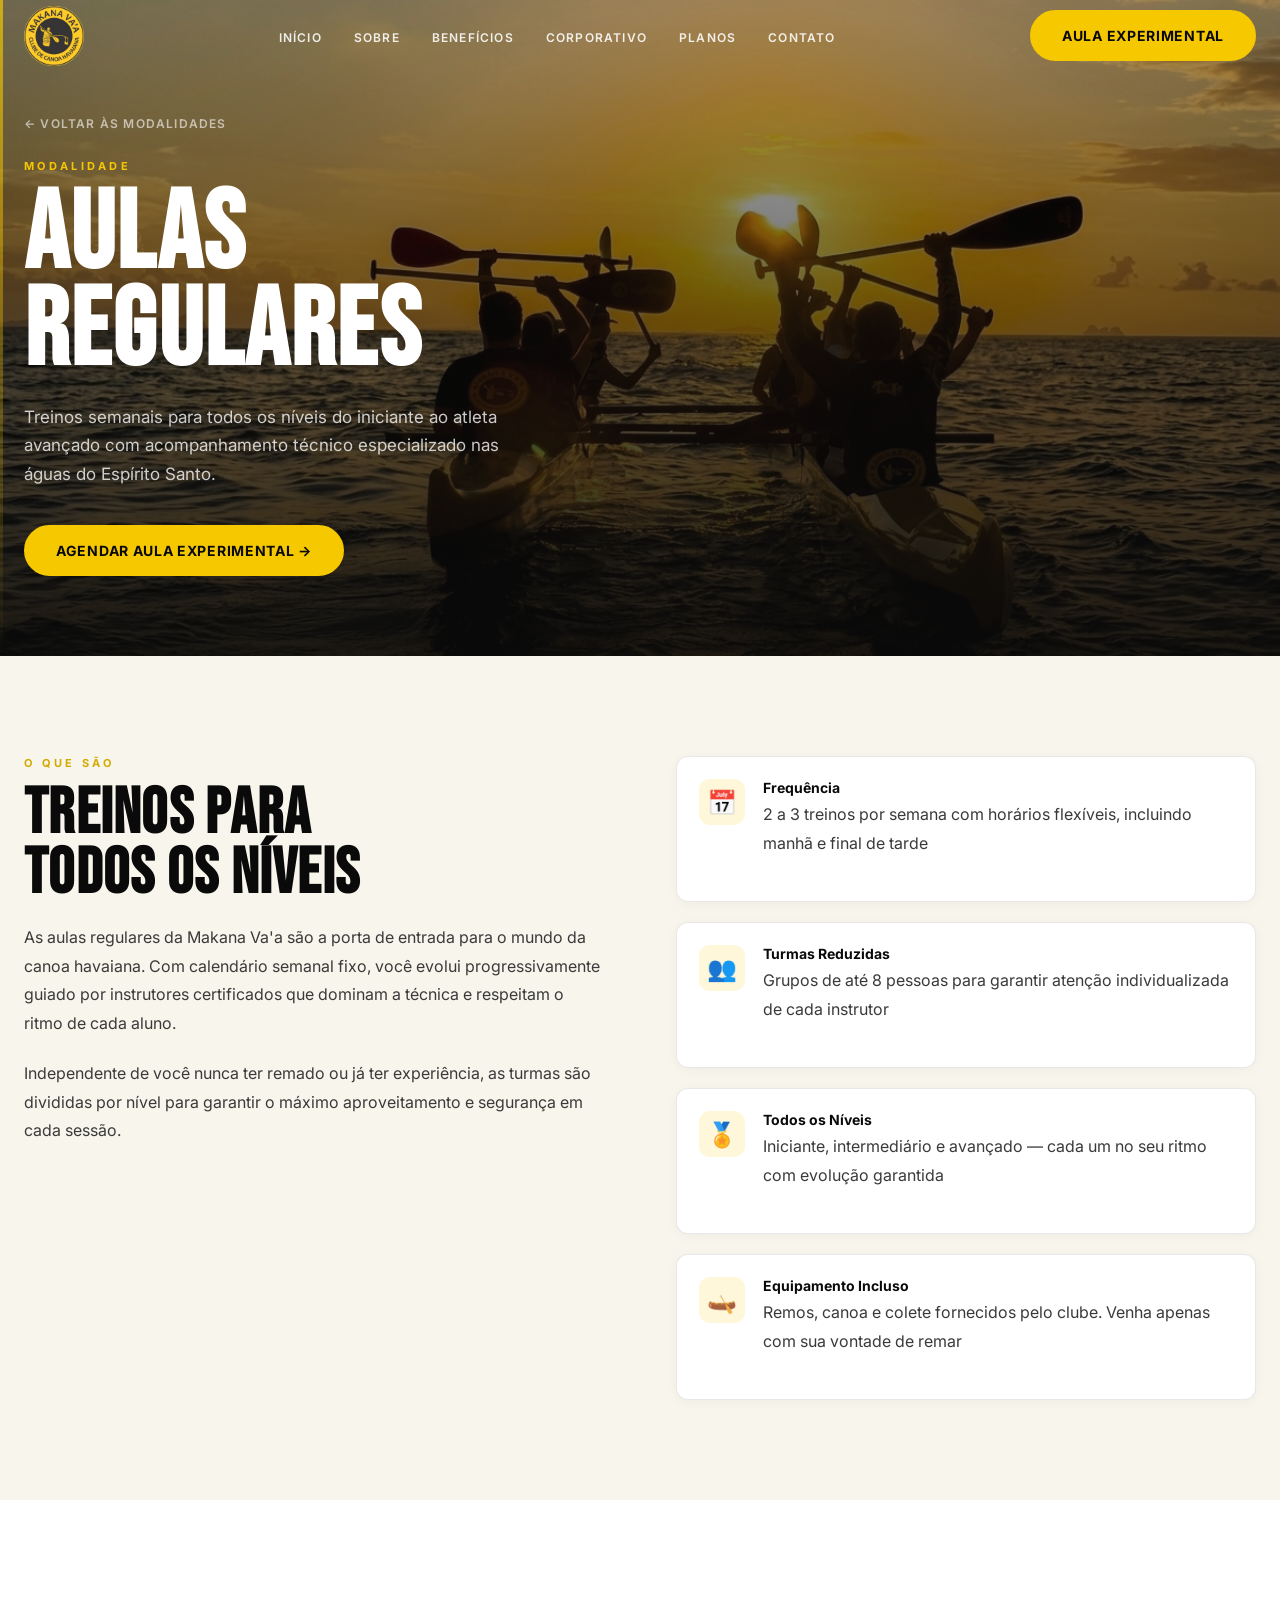
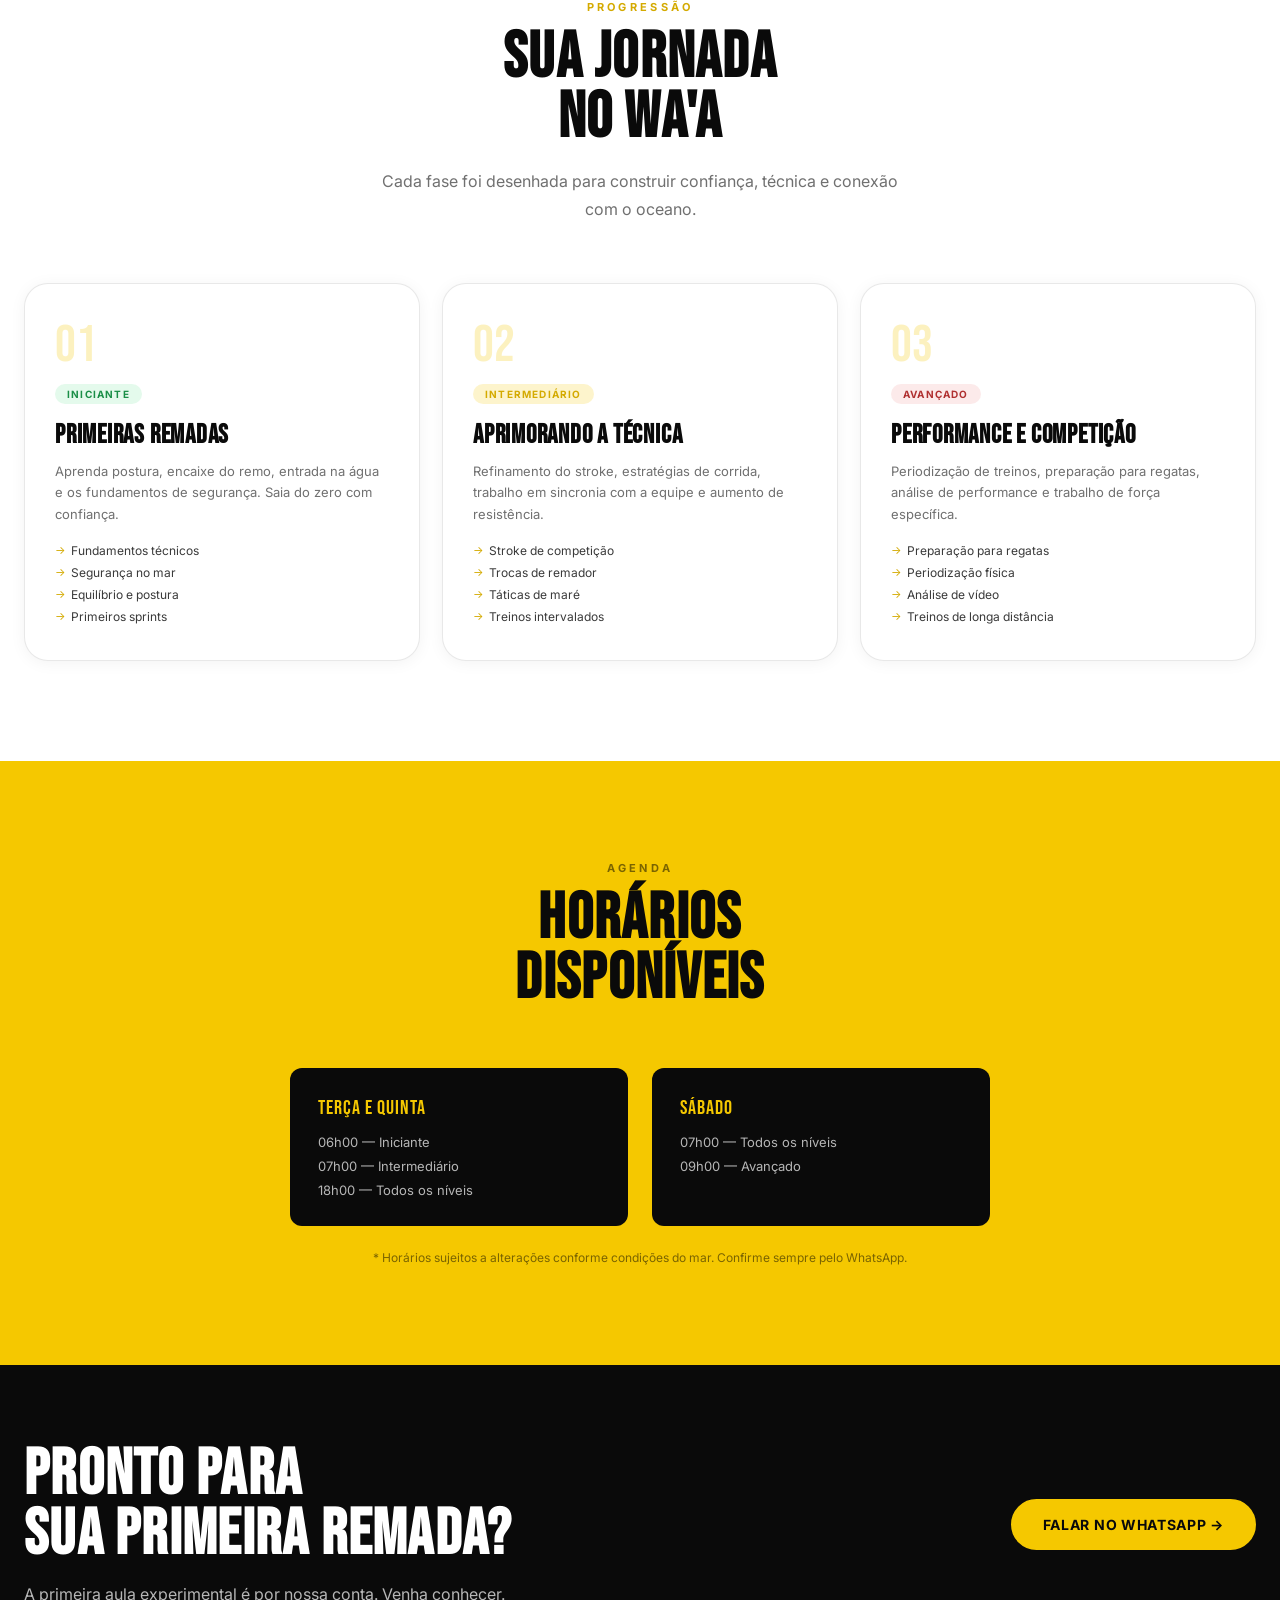
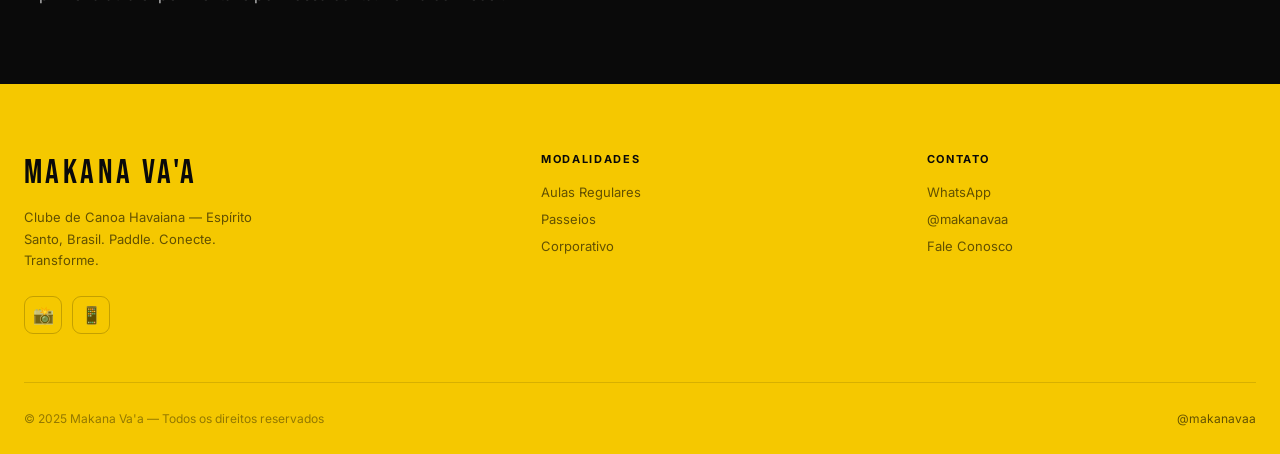
<file: modalidade-aulas.html>
<!DOCTYPE html>
<html lang="pt-BR">
<head>
  <meta charset="UTF-8">
  <meta name="viewport" content="width=device-width, initial-scale=1.0">
  <meta name="description" content="Aulas Regulares de Canoa Havaiana na Makana Va'a — Treinos semanais para todos os níveis no Espírito Santo.">
  <title>Aulas Regulares — Makana Va'a</title>
  <link rel="preconnect" href="https://fonts.googleapis.com">
  <link rel="preconnect" href="https://fonts.gstatic.com" crossorigin>
  <link href="https://fonts.googleapis.com/css2?family=Bebas+Neue&family=Inter:wght@300;400;500;600;700&display=swap" rel="stylesheet">
  <link rel="stylesheet" href="css/styles.css">
  <link rel="stylesheet" href="css/modalidade.css">
</head>
<body>

<nav id="nav">
  <div class="nav-inner">
    <a href="index.html" class="nav-logo">
      <img src="src/img/logo.png" alt="Makana Va'a" style="height:60px;width:auto;">
    </a>
    <ul class="nav-links">
      <li><a href="index.html#inicio">Início</a></li>
      <li><a href="index.html#sobre">Sobre</a></li>
      <li><a href="index.html#beneficios">Benefícios</a></li>
      <li><a href="index.html#corporativo">Corporativo</a></li>
      <li><a href="index.html#planos">Planos</a></li>
      <li><a href="index.html#contato">Contato</a></li>
    </ul>
    <div class="nav-actions" style="display:flex;align-items:center;gap:14px">
      <a href="https://wa.me/5527999999999?text=Ol%C3%A1!%20Quero%20saber%20mais%20sobre%20a%20Makana%20Va'a" class="btn btn-primary" target="_blank" rel="noopener">Aula Experimental</a>
      <button class="hamburger" id="hbg" aria-label="Menu"><span></span><span></span><span></span></button>
    </div>
  </div>
</nav>

<!-- Mobile Menu -->
<div id="mob-menu">
  <a href="index.html#inicio"      onclick="cMenu()">Início</a>
  <a href="index.html#sobre"       onclick="cMenu()">Sobre</a>
  <a href="index.html#beneficios"  onclick="cMenu()">Benefícios</a>
  <a href="index.html#corporativo" onclick="cMenu()">Corporativo</a>
  <a href="index.html#contato"     onclick="cMenu()">Contato</a>
  <a href="index.html#planos"      onclick="cMenu()">Planos</a>
  <a href="https://wa.me/5527999999999" class="btn btn-primary" target="_blank">Aula Experimental</a>
</div>

<!-- HERO DA MODALIDADE -->
<section class="mod-hero">
  <div class="mod-hero-ov"></div>
  <div class="mod-hero-stripe"></div>
  <div class="mod-hero-content container">
    <a href="index.html#modalidades" class="mod-back">← Voltar às Modalidades</a>
    <span class="sec-label">Modalidade</span>
    <h1 class="mod-hero-title">Aulas<br>Regulares</h1>
    <p class="mod-hero-sub">Treinos semanais para todos os níveis do iniciante ao atleta avançado com acompanhamento técnico especializado nas águas do Espírito Santo.</p>
    <a href="https://wa.me/5527999999999?text=Ol%C3%A1!%20Quero%20agendar%20uma%20aula%20experimental%20de%20Canoa%20Havaiana" class="btn btn-primary" target="_blank" rel="noopener">Agendar Aula Experimental →</a>
  </div>
</section>

<!-- O QUE É -->
<section class="mod-sec mod-sec-cream">
  <div class="container">
    <div class="mod-two-col">
      <div class="ai">
        <span class="sec-label">O que são</span>
        <h2 class="sec-title">Treinos para<br>Todos os Níveis</h2>
        <p>As aulas regulares da Makana Va'a são a porta de entrada para o mundo da canoa havaiana. Com calendário semanal fixo, você evolui progressivamente guiado por instrutores certificados que dominam a técnica e respeitam o ritmo de cada aluno.</p>
        <p>Independente de você nunca ter remado ou já ter experiência, as turmas são divididas por nível para garantir o máximo aproveitamento e segurança em cada sessão.</p>
      </div>
      <div class="mod-highlights ai d2">
        <div class="mod-hl-item">
          <div class="mod-hl-icon">📅</div>
          <div>
            <h4>Frequência</h4>
            <p>2 a 3 treinos por semana com horários flexíveis, incluindo manhã e final de tarde</p>
          </div>
        </div>
        <div class="mod-hl-item">
          <div class="mod-hl-icon">👥</div>
          <div>
            <h4>Turmas Reduzidas</h4>
            <p>Grupos de até 8 pessoas para garantir atenção individualizada de cada instrutor</p>
          </div>
        </div>
        <div class="mod-hl-item">
          <div class="mod-hl-icon">🏅</div>
          <div>
            <h4>Todos os Níveis</h4>
            <p>Iniciante, intermediário e avançado — cada um no seu ritmo com evolução garantida</p>
          </div>
        </div>
        <div class="mod-hl-item">
          <div class="mod-hl-icon">🛶</div>
          <div>
            <h4>Equipamento Incluso</h4>
            <p>Remos, canoa e colete fornecidos pelo clube. Venha apenas com sua vontade de remar</p>
          </div>
        </div>
      </div>
    </div>
  </div>
</section>

<!-- NÍVEIS -->
<section class="mod-sec">
  <div class="container">
    <div class="mod-sec-head ai">
      <span class="sec-label">Progressão</span>
      <h2 class="sec-title">Sua Jornada<br>no Wa'a</h2>
      <p class="sec-sub" style="margin:0 auto">Cada fase foi desenhada para construir confiança, técnica e conexão com o oceano.</p>
    </div>
    <div class="mod-levels">
      <div class="mod-level ai d1">
        <div class="mod-level-num">01</div>
        <div class="mod-level-badge iniciante">Iniciante</div>
        <h3>Primeiras Remadas</h3>
        <p>Aprenda postura, encaixe do remo, entrada na água e os fundamentos de segurança. Saia do zero com confiança.</p>
        <ul class="mod-level-list">
          <li>Fundamentos técnicos</li>
          <li>Segurança no mar</li>
          <li>Equilíbrio e postura</li>
          <li>Primeiros sprints</li>
        </ul>
      </div>
      <div class="mod-level ai d2">
        <div class="mod-level-num">02</div>
        <div class="mod-level-badge intermediario">Intermediário</div>
        <h3>Aprimorando a Técnica</h3>
        <p>Refinamento do stroke, estratégias de corrida, trabalho em sincronia com a equipe e aumento de resistência.</p>
        <ul class="mod-level-list">
          <li>Stroke de competição</li>
          <li>Trocas de remador</li>
          <li>Táticas de maré</li>
          <li>Treinos intervalados</li>
        </ul>
      </div>
      <div class="mod-level ai d3">
        <div class="mod-level-num">03</div>
        <div class="mod-level-badge avancado">Avançado</div>
        <h3>Performance e Competição</h3>
        <p>Periodização de treinos, preparação para regatas, análise de performance e trabalho de força específica.</p>
        <ul class="mod-level-list">
          <li>Preparação para regatas</li>
          <li>Periodização física</li>
          <li>Análise de vídeo</li>
          <li>Treinos de longa distância</li>
        </ul>
      </div>
    </div>
  </div>
</section>

<!-- HORÁRIOS -->
<section class="mod-sec mod-sec-yellow">
  <div class="container">
    <div class="mod-sec-head ai">
      <span class="sec-label" style="color:rgba(0,0,0,.5)">Agenda</span>
      <h2 class="sec-title">Horários<br>Disponíveis</h2>
    </div>
    <div class="mod-schedule ai d1">
      <div class="mod-sch-day">
        <div class="mod-sch-label">Terça e Quinta</div>
        <div class="mod-sch-times">
          <span>06h00 — Iniciante</span>
          <span>07h00 — Intermediário</span>
          <span>18h00 — Todos os níveis</span>
        </div>
      </div>
      <div class="mod-sch-day">
        <div class="mod-sch-label">Sábado</div>
        <div class="mod-sch-times">
          <span>07h00 — Todos os níveis</span>
          <span>09h00 — Avançado</span>
        </div>
      </div>
    </div>
    <p class="mod-sch-obs ai d2">* Horários sujeitos a alterações conforme condições do mar. Confirme sempre pelo WhatsApp.</p>
  </div>
</section>

<!-- CTA -->
<section class="mod-cta">
  <div class="container mod-cta-inner ai">
    <div>
      <h2 class="sec-title" style="color:var(--white)">Pronto para<br>sua primeira remada?</h2>
      <p style="color:rgba(255,255,255,.7);font-size:16px;margin-top:12px">A primeira aula experimental é por nossa conta. Venha conhecer.</p>
    </div>
    <a href="https://wa.me/5527999999999?text=Ol%C3%A1!%20Quero%20agendar%20uma%20aula%20experimental%20de%20Canoa%20Havaiana" class="btn btn-primary" target="_blank" rel="noopener">Falar no WhatsApp →</a>
  </div>
</section>

<footer>
  <div class="container">
    <div class="ft-top">
      <div>
        <span class="ft-logo">MAKANA VA'A</span>
        <p class="ft-tag">Clube de Canoa Havaiana — Espírito Santo, Brasil. Paddle. Conecte. Transforme.</p>
        <div class="ft-social">
          <a href="https://instagram.com/makanavaa" class="ft-soc" target="_blank" rel="noopener" aria-label="Instagram">📸</a>
          <a href="https://wa.me/5527999999999" class="ft-soc" target="_blank" rel="noopener" aria-label="WhatsApp">📱</a>
        </div>
      </div>
      <div>
        <div class="ft-col-t">Modalidades</div>
        <nav class="ft-links">
          <a href="modalidade-aulas.html">Aulas Regulares</a>
          <a href="modalidade-passeios.html">Passeios</a>
          <a href="modalidade-corporativo.html">Corporativo</a>
        </nav>
      </div>
      <div>
        <div class="ft-col-t">Contato</div>
        <nav class="ft-links">
          <a href="https://wa.me/5527999999999" target="_blank">WhatsApp</a>
          <a href="https://instagram.com/makanavaa" target="_blank">@makanavaa</a>
          <a href="index.html#contato">Fale Conosco</a>
        </nav>
      </div>
    </div>
    <div class="ft-bot">
      <span class="ft-copy">© 2025 Makana Va'a — Todos os direitos reservados</span>
      <a href="https://instagram.com/makanavaa" class="ft-insta" target="_blank">@makanavaa</a>
    </div>
  </div>
</footer>

<script src="js/modalidade.js"></script>
</body>
</html>
</file>
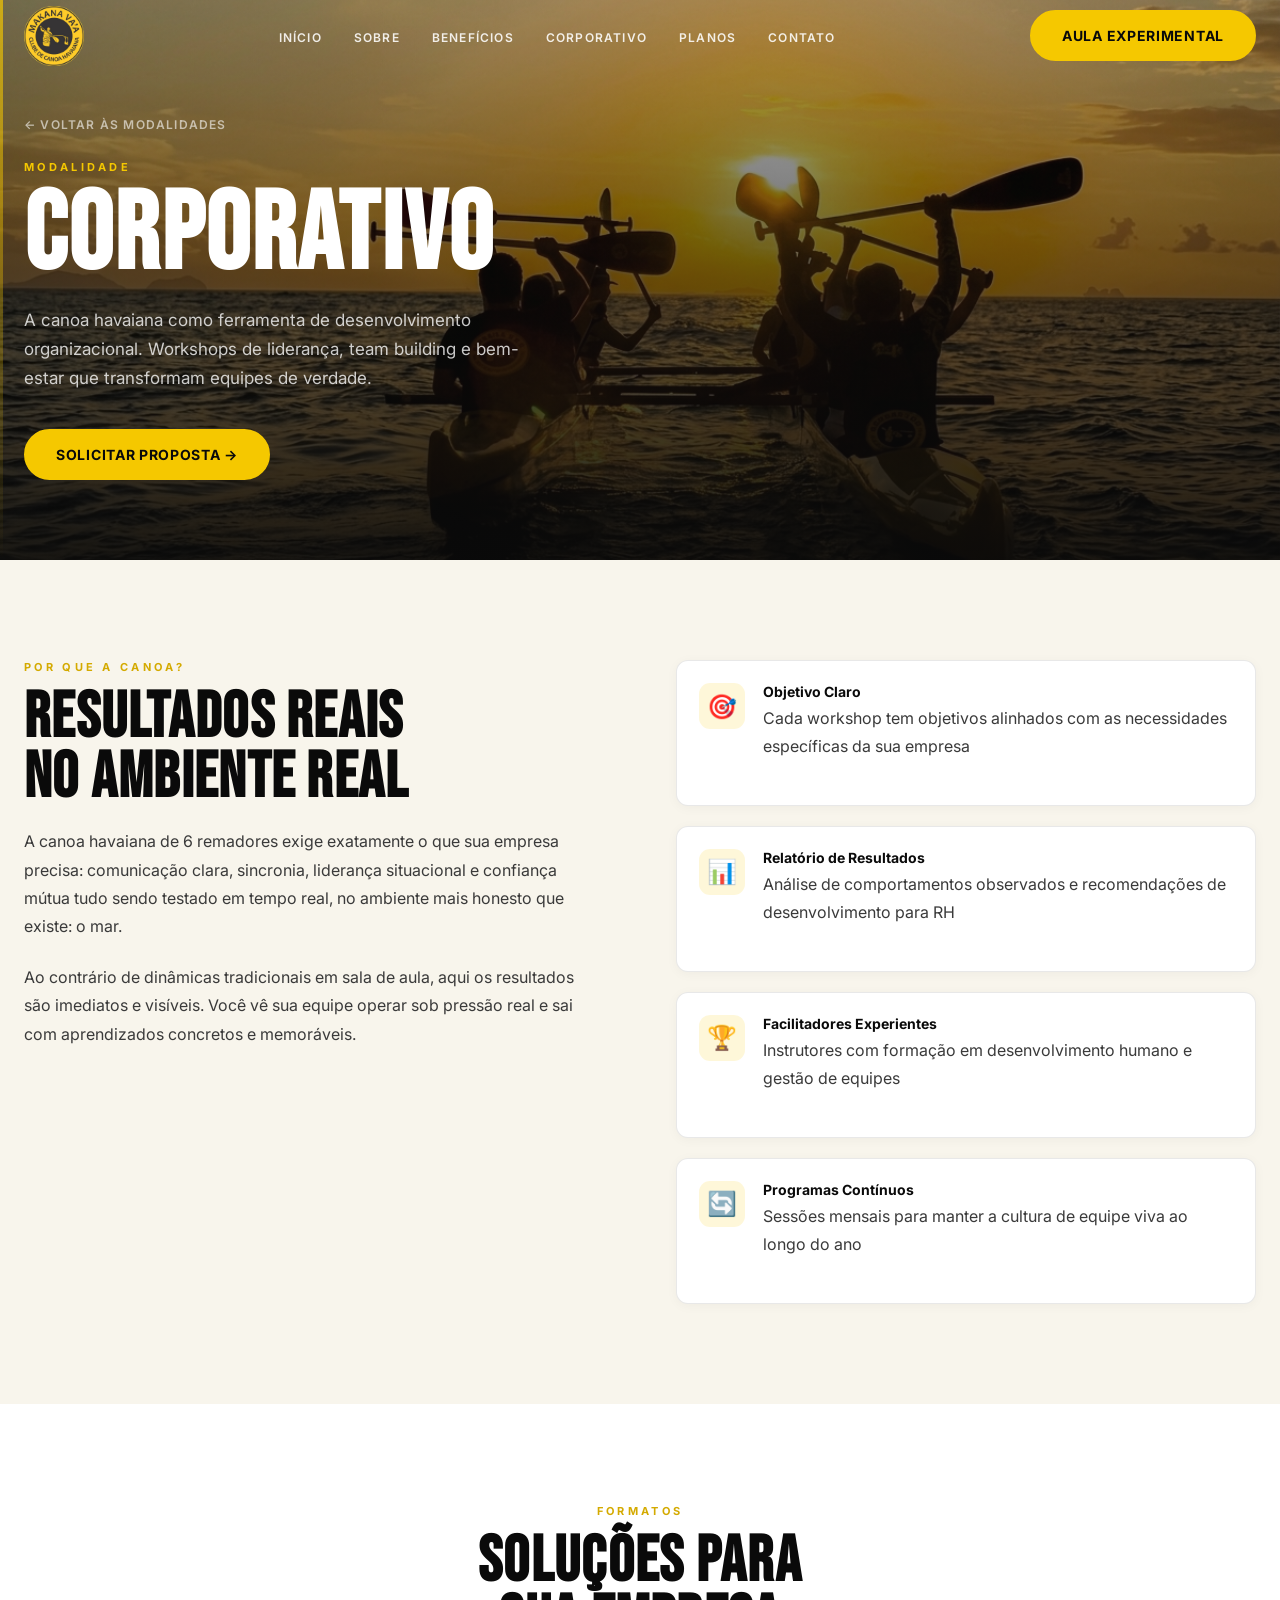
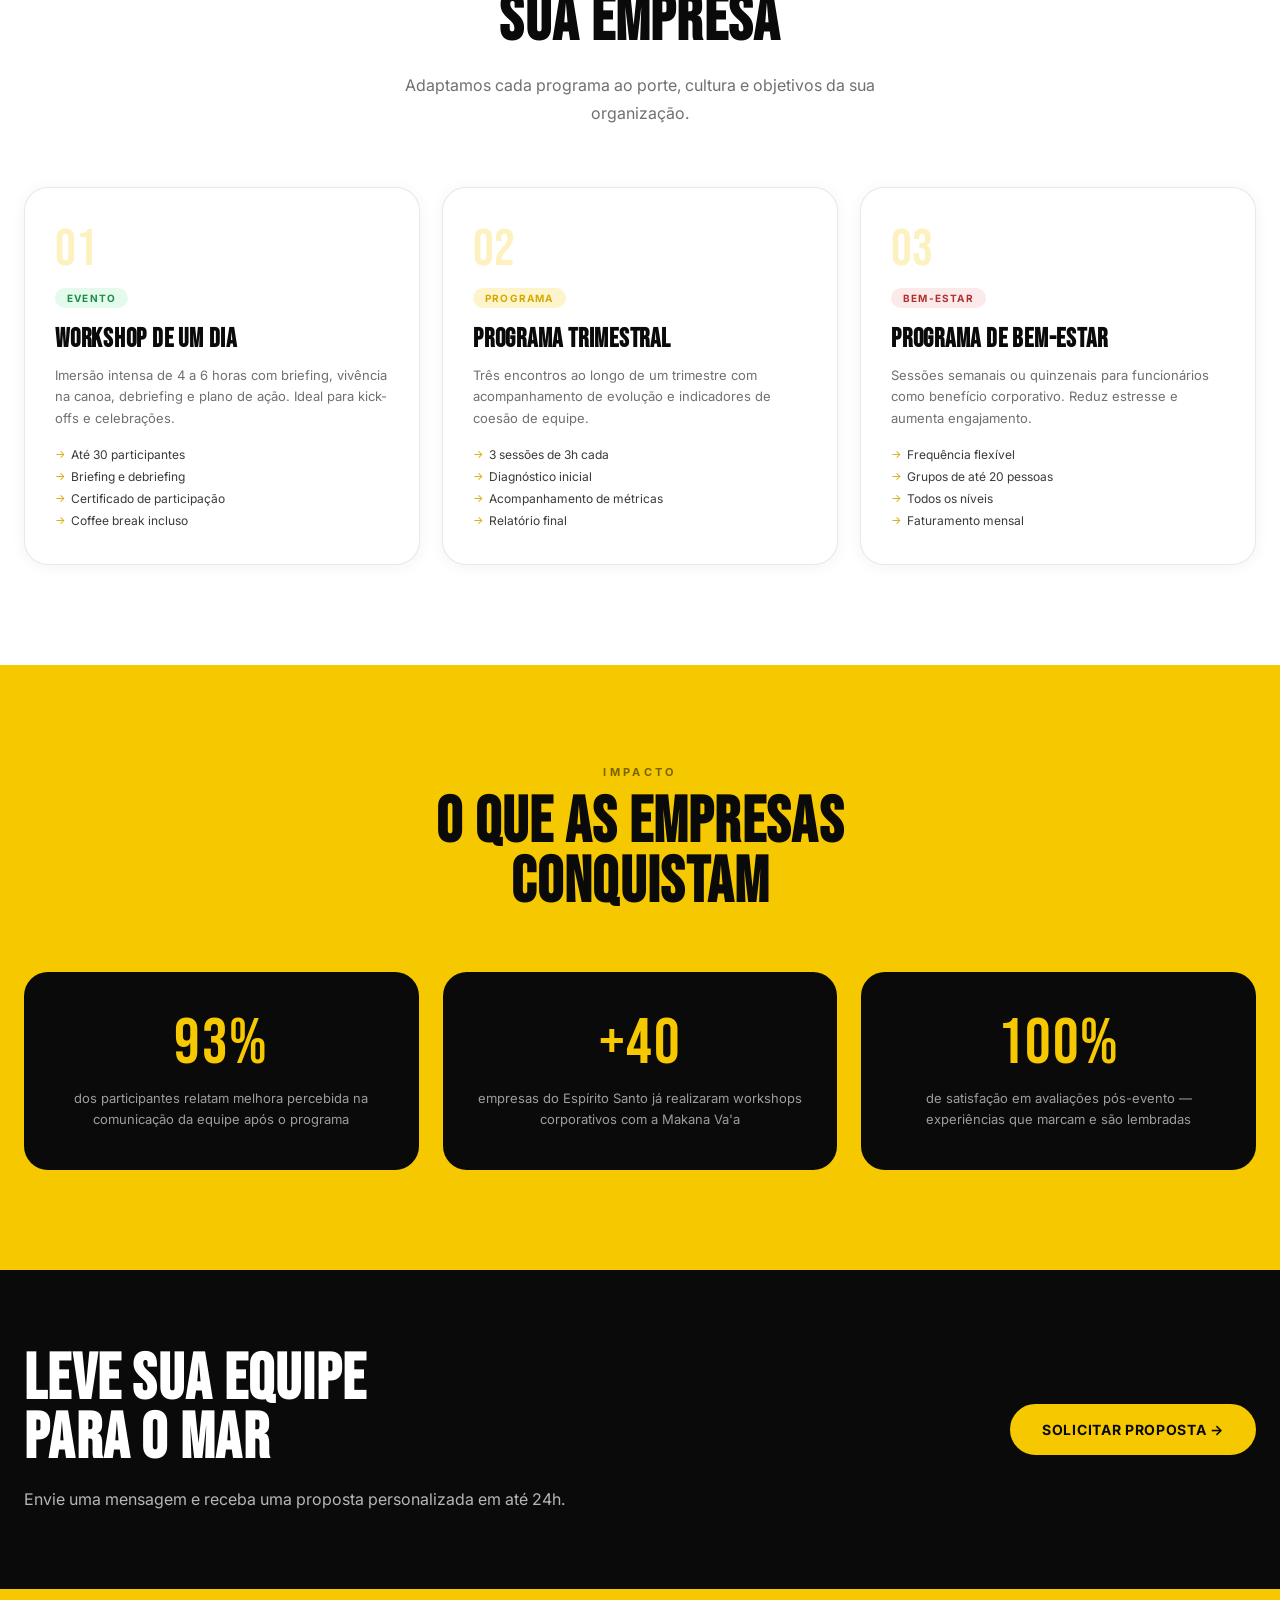
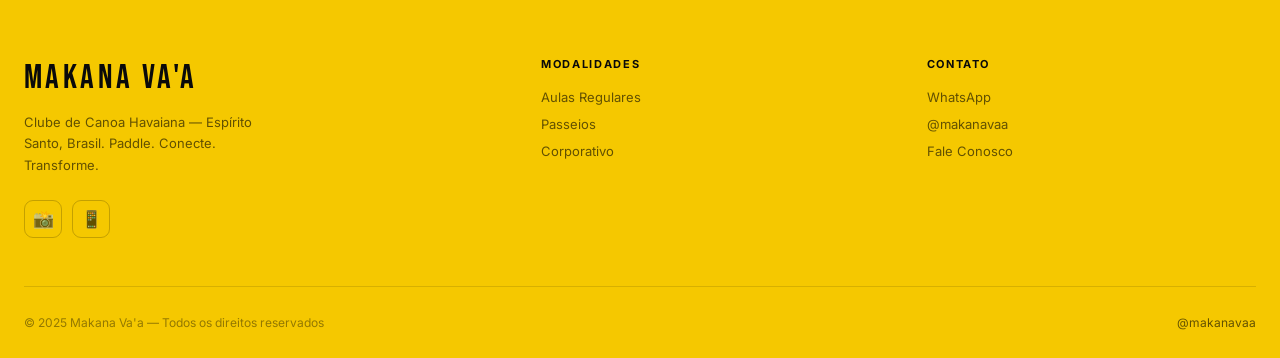
<file: modalidade-corporativo.html>
<!DOCTYPE html>
<html lang="pt-BR">
<head>
  <meta charset="UTF-8">
  <meta name="viewport" content="width=device-width, initial-scale=1.0">
  <meta name="description" content="Corporativo Makana Va'a — Workshops de liderança e team building com canoa havaiana para empresas no Espírito Santo.">
  <title>Corporativo — Makana Va'a</title>
  <link rel="preconnect" href="https://fonts.googleapis.com">
  <link rel="preconnect" href="https://fonts.gstatic.com" crossorigin>
  <link href="https://fonts.googleapis.com/css2?family=Bebas+Neue&family=Inter:wght@300;400;500;600;700&display=swap" rel="stylesheet">
  <link rel="stylesheet" href="css/styles.css">
  <link rel="stylesheet" href="css/modalidade.css">
</head>
<body>

<nav id="nav">
  <div class="nav-inner">
    <a href="index.html" class="nav-logo">
      <img src="src/img/logo.png" alt="Makana Va'a" style="height:60px;width:auto;">
    </a>
    <ul class="nav-links">
      <li><a href="index.html#inicio">Início</a></li>
      <li><a href="index.html#sobre">Sobre</a></li>
      <li><a href="index.html#beneficios">Benefícios</a></li>
      <li><a href="index.html#corporativo">Corporativo</a></li>
      <li><a href="index.html#planos">Planos</a></li>
      <li><a href="index.html#contato">Contato</a></li>
    </ul>
    <div class="nav-actions" style="display:flex;align-items:center;gap:14px">
      <a href="https://wa.me/5527999999999?text=Ol%C3%A1!%20Quero%20saber%20mais%20sobre%20a%20Makana%20Va'a" class="btn btn-primary" target="_blank" rel="noopener">Aula Experimental</a>
      <button class="hamburger" id="hbg" aria-label="Menu"><span></span><span></span><span></span></button>
    </div>
  </div>
</nav>

<!-- Mobile Menu -->
<div id="mob-menu">
  <a href="index.html#inicio"      onclick="cMenu()">Início</a>
  <a href="index.html#sobre"       onclick="cMenu()">Sobre</a>
  <a href="index.html#beneficios"  onclick="cMenu()">Benefícios</a>
  <a href="index.html#corporativo" onclick="cMenu()">Corporativo</a>
  <a href="index.html#contato"     onclick="cMenu()">Contato</a>
  <a href="index.html#planos"      onclick="cMenu()">Planos</a>
  <a href="https://wa.me/5527999999999" class="btn btn-primary" target="_blank">Aula Experimental</a>
</div>

<!-- HERO DA MODALIDADE -->
<section class="mod-hero mod-hero-corp">
  <div class="mod-hero-ov"></div>
  <div class="mod-hero-stripe"></div>
  <div class="mod-hero-content container">
    <a href="index.html#modalidades" class="mod-back">← Voltar às Modalidades</a>
    <span class="sec-label">Modalidade</span>
    <h1 class="mod-hero-title">Corporativo</h1>
    <p class="mod-hero-sub">A canoa havaiana como ferramenta de desenvolvimento organizacional. Workshops de liderança, team building e bem-estar que transformam equipes de verdade.</p>
    <a href="https://wa.me/5527999999999?text=Ol%C3%A1!%20Tenho%20interesse%20em%20uma%20proposta%20corporativa%20da%20Makana%20Va'a" class="btn btn-primary" target="_blank" rel="noopener">Solicitar Proposta →</a>
  </div>
</section>

<!-- POR QUE -->
<section class="mod-sec mod-sec-cream">
  <div class="container">
    <div class="mod-two-col">
      <div class="ai">
        <span class="sec-label">Por que a canoa?</span>
        <h2 class="sec-title">Resultados Reais<br>no Ambiente Real</h2>
        <p>A canoa havaiana de 6 remadores exige exatamente o que sua empresa precisa: comunicação clara, sincronia, liderança situacional e confiança mútua tudo sendo testado em tempo real, no ambiente mais honesto que existe: o mar.</p>
        <p>Ao contrário de dinâmicas tradicionais em sala de aula, aqui os resultados são imediatos e visíveis. Você vê sua equipe operar sob pressão real e sai com aprendizados concretos e memoráveis.</p>
      </div>
      <div class="mod-highlights ai d2">
        <div class="mod-hl-item">
          <div class="mod-hl-icon">🎯</div>
          <div>
            <h4>Objetivo Claro</h4>
            <p>Cada workshop tem objetivos alinhados com as necessidades específicas da sua empresa</p>
          </div>
        </div>
        <div class="mod-hl-item">
          <div class="mod-hl-icon">📊</div>
          <div>
            <h4>Relatório de Resultados</h4>
            <p>Análise de comportamentos observados e recomendações de desenvolvimento para RH</p>
          </div>
        </div>
        <div class="mod-hl-item">
          <div class="mod-hl-icon">🏆</div>
          <div>
            <h4>Facilitadores Experientes</h4>
            <p>Instrutores com formação em desenvolvimento humano e gestão de equipes</p>
          </div>
        </div>
        <div class="mod-hl-item">
          <div class="mod-hl-icon">🔄</div>
          <div>
            <h4>Programas Contínuos</h4>
            <p>Sessões mensais para manter a cultura de equipe viva ao longo do ano</p>
          </div>
        </div>
      </div>
    </div>
  </div>
</section>

<!-- FORMATOS -->
<section class="mod-sec">
  <div class="container">
    <div class="mod-sec-head ai">
      <span class="sec-label">Formatos</span>
      <h2 class="sec-title">Soluções para<br>sua Empresa</h2>
      <p class="sec-sub" style="margin:0 auto">Adaptamos cada programa ao porte, cultura e objetivos da sua organização.</p>
    </div>
    <div class="mod-levels">
      <div class="mod-level ai d1">
        <div class="mod-level-num">01</div>
        <div class="mod-level-badge iniciante">Evento</div>
        <h3>Workshop de um Dia</h3>
        <p>Imersão intensa de 4 a 6 horas com briefing, vivência na canoa, debriefing e plano de ação. Ideal para kick-offs e celebrações.</p>
        <ul class="mod-level-list">
          <li>Até 30 participantes</li>
          <li>Briefing e debriefing</li>
          <li>Certificado de participação</li>
          <li>Coffee break incluso</li>
        </ul>
      </div>
      <div class="mod-level ai d2">
        <div class="mod-level-num">02</div>
        <div class="mod-level-badge intermediario">Programa</div>
        <h3>Programa Trimestral</h3>
        <p>Três encontros ao longo de um trimestre com acompanhamento de evolução e indicadores de coesão de equipe.</p>
        <ul class="mod-level-list">
          <li>3 sessões de 3h cada</li>
          <li>Diagnóstico inicial</li>
          <li>Acompanhamento de métricas</li>
          <li>Relatório final</li>
        </ul>
      </div>
      <div class="mod-level ai d3">
        <div class="mod-level-num">03</div>
        <div class="mod-level-badge avancado">Bem-Estar</div>
        <h3>Programa de Bem-Estar</h3>
        <p>Sessões semanais ou quinzenais para funcionários como benefício corporativo. Reduz estresse e aumenta engajamento.</p>
        <ul class="mod-level-list">
          <li>Frequência flexível</li>
          <li>Grupos de até 20 pessoas</li>
          <li>Todos os níveis</li>
          <li>Faturamento mensal</li>
        </ul>
      </div>
    </div>
  </div>
</section>

<!-- NÚMEROS -->
<section class="mod-sec mod-sec-yellow">
  <div class="container">
    <div class="mod-sec-head ai">
      <span class="sec-label" style="color:rgba(0,0,0,.5)">Impacto</span>
      <h2 class="sec-title">O que as Empresas<br>Conquistam</h2>
    </div>
    <div class="mod-stats ai d1">
      <div class="mod-stat">
        <div class="mod-stat-num">93%</div>
        <p>dos participantes relatam melhora percebida na comunicação da equipe após o programa</p>
      </div>
      <div class="mod-stat">
        <div class="mod-stat-num">+40</div>
        <p>empresas do Espírito Santo já realizaram workshops corporativos com a Makana Va'a</p>
      </div>
      <div class="mod-stat">
        <div class="mod-stat-num">100%</div>
        <p>de satisfação em avaliações pós-evento — experiências que marcam e são lembradas</p>
      </div>
    </div>
  </div>
</section>

<section class="mod-cta">
  <div class="container mod-cta-inner ai">
    <div>
      <h2 class="sec-title" style="color:var(--white)">Leve sua equipe<br>para o mar</h2>
      <p style="color:rgba(255,255,255,.7);font-size:16px;margin-top:12px">Envie uma mensagem e receba uma proposta personalizada em até 24h.</p>
    </div>
    <a href="https://wa.me/5527999999999?text=Ol%C3%A1!%20Tenho%20interesse%20em%20uma%20proposta%20corporativa%20da%20Makana%20Va'a" class="btn btn-primary" target="_blank" rel="noopener">Solicitar Proposta →</a>
  </div>
</section>

<footer>
  <div class="container">
    <div class="ft-top">
      <div>
        <span class="ft-logo">MAKANA VA'A</span>
        <p class="ft-tag">Clube de Canoa Havaiana — Espírito Santo, Brasil. Paddle. Conecte. Transforme.</p>
        <div class="ft-social">
          <a href="https://instagram.com/makanavaa" class="ft-soc" target="_blank" rel="noopener" aria-label="Instagram">📸</a>
          <a href="https://wa.me/5527999999999" class="ft-soc" target="_blank" rel="noopener" aria-label="WhatsApp">📱</a>
        </div>
      </div>
      <div>
        <div class="ft-col-t">Modalidades</div>
        <nav class="ft-links">
          <a href="modalidade-aulas.html">Aulas Regulares</a>
          <a href="modalidade-passeios.html">Passeios</a>
          <a href="modalidade-corporativo.html">Corporativo</a>
        </nav>
      </div>
      <div>
        <div class="ft-col-t">Contato</div>
        <nav class="ft-links">
          <a href="https://wa.me/5527999999999" target="_blank">WhatsApp</a>
          <a href="https://instagram.com/makanavaa" target="_blank">@makanavaa</a>
          <a href="index.html#contato">Fale Conosco</a>
        </nav>
      </div>
    </div>
    <div class="ft-bot">
      <span class="ft-copy">© 2025 Makana Va'a — Todos os direitos reservados</span>
      <a href="https://instagram.com/makanavaa" class="ft-insta" target="_blank">@makanavaa</a>
    </div>
  </div>
</footer>

<script src="js/modalidade.js"></script>
</body>
</html>
</file>
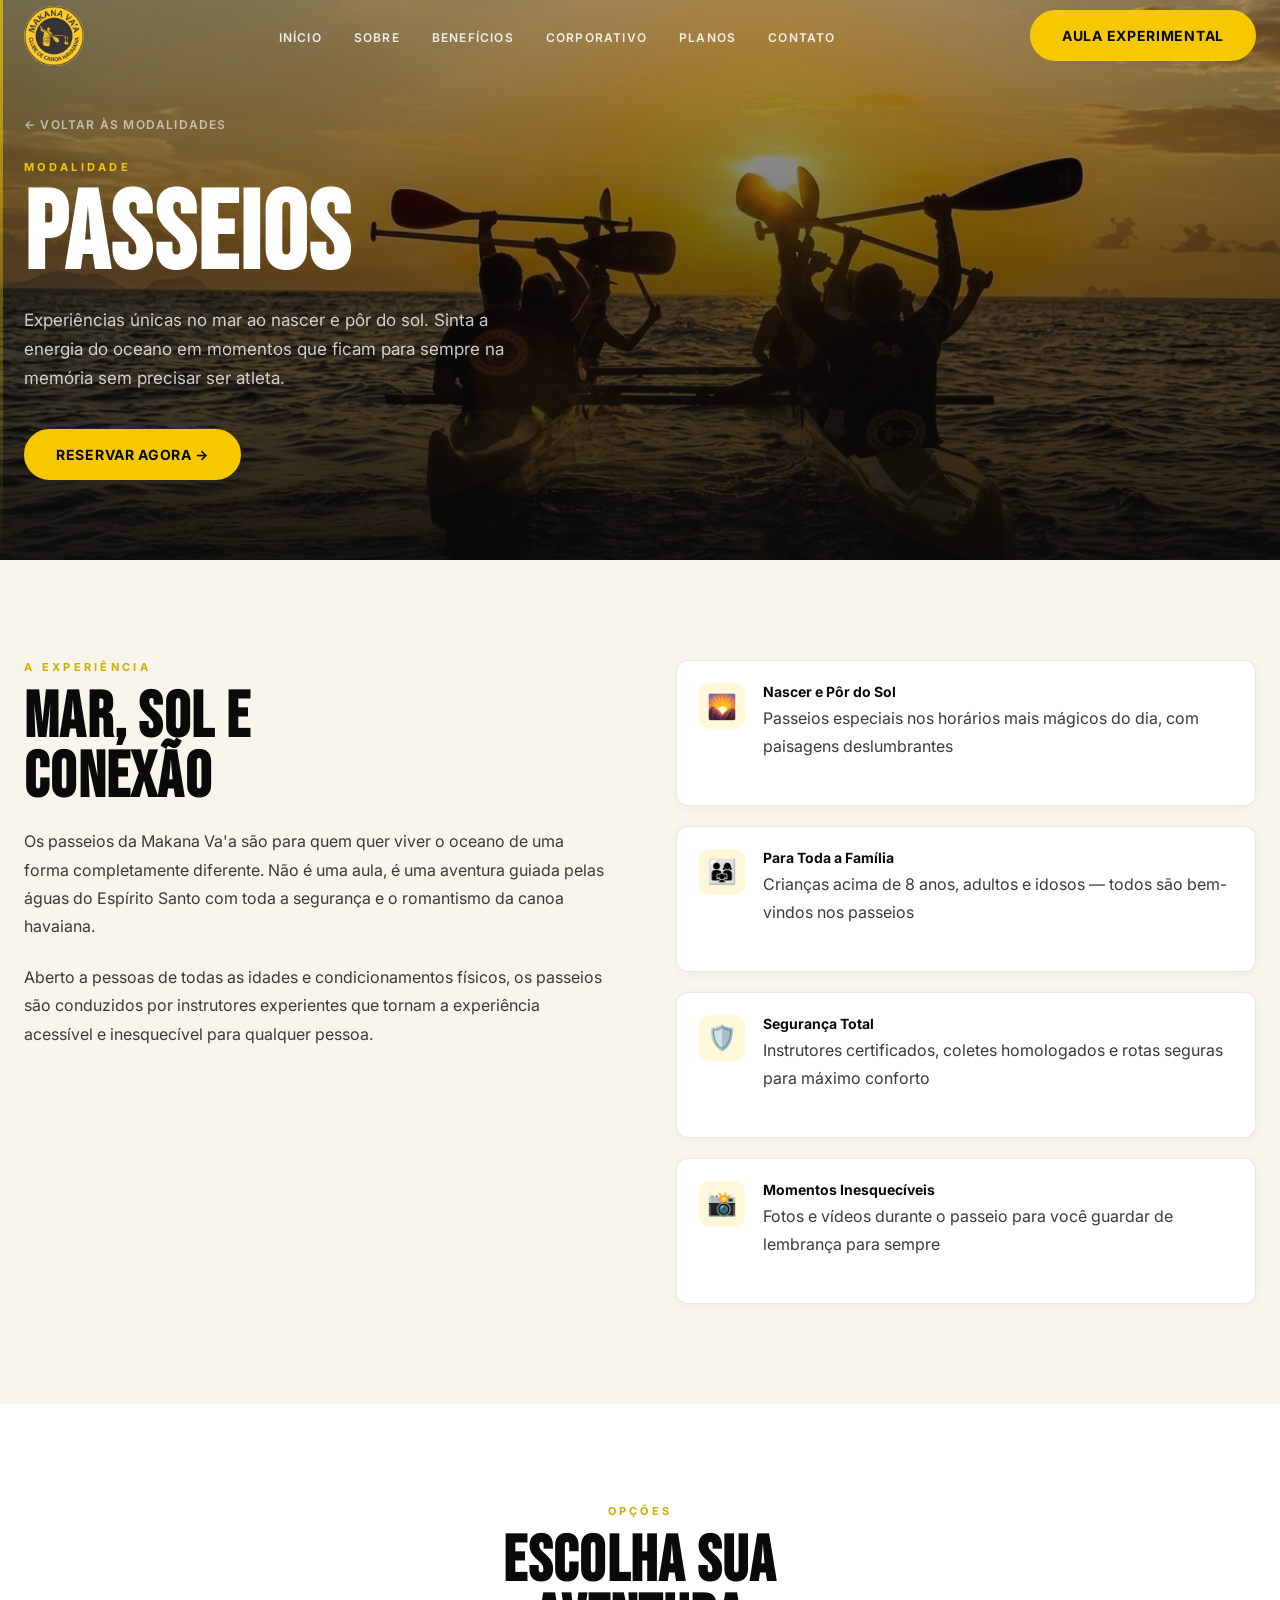
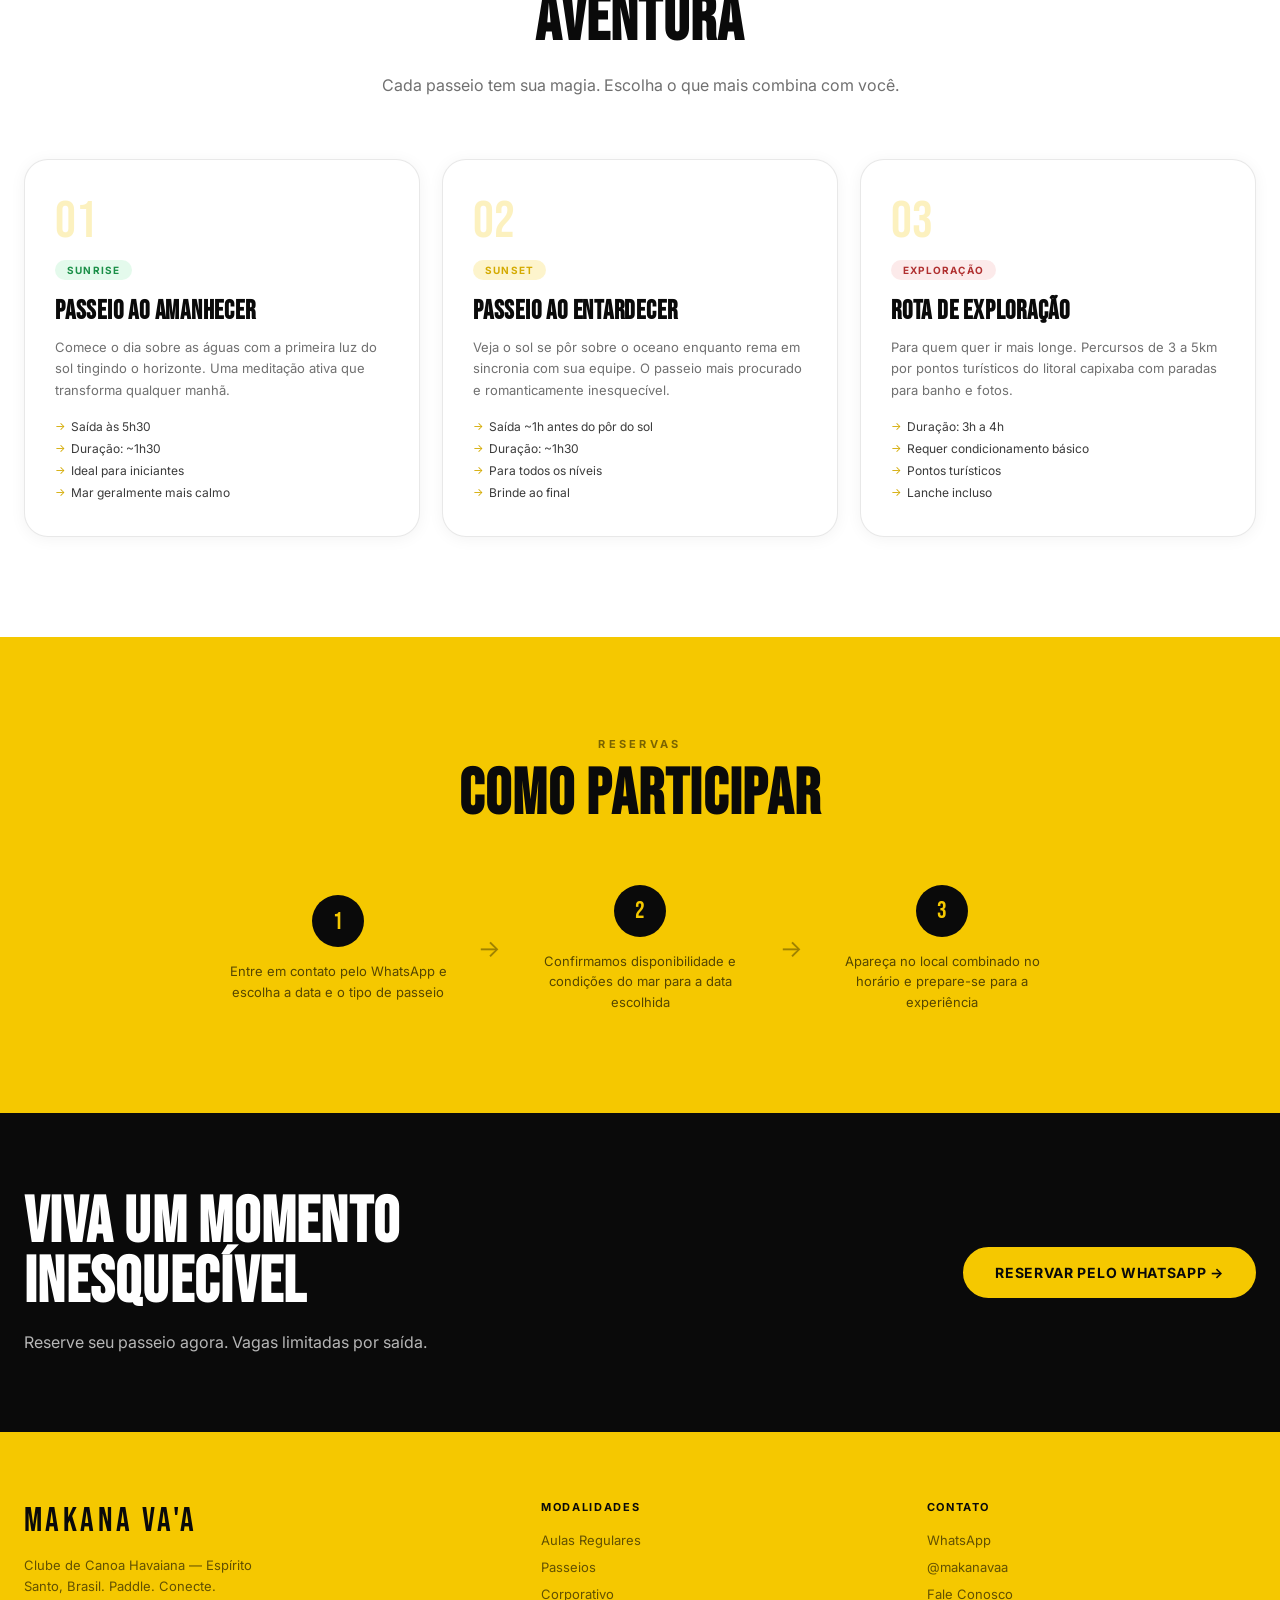
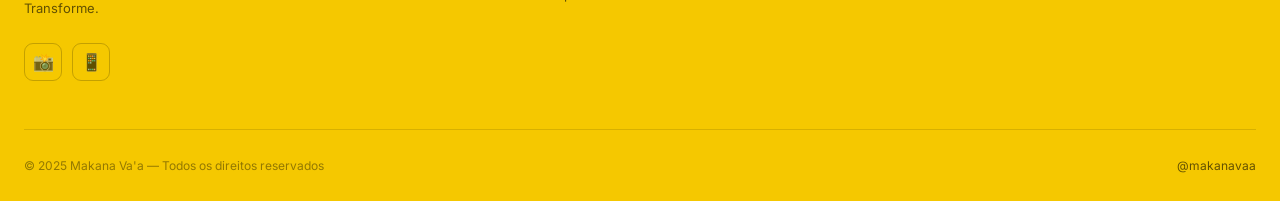
<file: modalidade-passeios.html>
<!DOCTYPE html>
<html lang="pt-BR">
<head>
  <meta charset="UTF-8">
  <meta name="viewport" content="width=device-width, initial-scale=1.0">
  <meta name="description" content="Passeios de Canoa Havaiana na Makana Va'a — Experiências únicas ao nascer e pôr do sol no Espírito Santo.">
  <title>Passeios — Makana Va'a</title>
  <link rel="preconnect" href="https://fonts.googleapis.com">
  <link rel="preconnect" href="https://fonts.gstatic.com" crossorigin>
  <link href="https://fonts.googleapis.com/css2?family=Bebas+Neue&family=Inter:wght@300;400;500;600;700&display=swap" rel="stylesheet">
  <link rel="stylesheet" href="css/styles.css">
  <link rel="stylesheet" href="css/modalidade.css">
</head>
<body>

<nav id="nav">
  <div class="nav-inner">
    <a href="index.html" class="nav-logo">
      <img src="src/img/logo.png" alt="Makana Va'a" style="height:60px;width:auto;">
    </a>
    <ul class="nav-links">
      <li><a href="index.html#inicio">Início</a></li>
      <li><a href="index.html#sobre">Sobre</a></li>
      <li><a href="index.html#beneficios">Benefícios</a></li>
      <li><a href="index.html#corporativo">Corporativo</a></li>
      <li><a href="index.html#planos">Planos</a></li>
      <li><a href="index.html#contato">Contato</a></li>
    </ul>
    <div class="nav-actions" style="display:flex;align-items:center;gap:14px">
      <a href="https://wa.me/5527999999999?text=Ol%C3%A1!%20Quero%20saber%20mais%20sobre%20a%20Makana%20Va'a" class="btn btn-primary" target="_blank" rel="noopener">Aula Experimental</a>
      <button class="hamburger" id="hbg" aria-label="Menu"><span></span><span></span><span></span></button>
    </div>
  </div>
</nav>

<!-- Mobile Menu -->
<div id="mob-menu">
  <a href="index.html#inicio"      onclick="cMenu()">Início</a>
  <a href="index.html#sobre"       onclick="cMenu()">Sobre</a>
  <a href="index.html#beneficios"  onclick="cMenu()">Benefícios</a>
  <a href="index.html#corporativo" onclick="cMenu()">Corporativo</a>
  <a href="index.html#contato"     onclick="cMenu()">Contato</a>
  <a href="index.html#planos"      onclick="cMenu()">Planos</a>
  <a href="https://wa.me/5527999999999" class="btn btn-primary" target="_blank">Aula Experimental</a>
</div>

<!-- HERO DA MODALIDADE -->
<section class="mod-hero mod-hero-passeio">
  <div class="mod-hero-ov"></div>
  <div class="mod-hero-stripe"></div>
  <div class="mod-hero-content container">
    <a href="index.html#modalidades" class="mod-back">← Voltar às Modalidades</a>
    <span class="sec-label">Modalidade</span>
    <h1 class="mod-hero-title">Passeios</h1>
    <p class="mod-hero-sub">Experiências únicas no mar ao nascer e pôr do sol. Sinta a energia do oceano em momentos que ficam para sempre na memória sem precisar ser atleta.</p>
    <a href="https://wa.me/5527999999999?text=Ol%C3%A1!%20Quero%20reservar%20um%20passeio%20de%20Canoa%20Havaiana" class="btn btn-primary" target="_blank" rel="noopener">Reservar Agora →</a>
  </div>
</section>

<!-- O QUE É -->
<section class="mod-sec mod-sec-cream">
  <div class="container">
    <div class="mod-two-col">
      <div class="ai">
        <span class="sec-label">A Experiência</span>
        <h2 class="sec-title">Mar, Sol e<br>Conexão</h2>
        <p>Os passeios da Makana Va'a são para quem quer viver o oceano de uma forma completamente diferente. Não é uma aula, é uma aventura guiada pelas águas do Espírito Santo com toda a segurança e o romantismo da canoa havaiana.</p>
        <p>Aberto a pessoas de todas as idades e condicionamentos físicos, os passeios são conduzidos por instrutores experientes que tornam a experiência acessível e inesquecível para qualquer pessoa.</p>
      </div>
      <div class="mod-highlights ai d2">
        <div class="mod-hl-item">
          <div class="mod-hl-icon">🌄</div>
          <div>
            <h4>Nascer e Pôr do Sol</h4>
            <p>Passeios especiais nos horários mais mágicos do dia, com paisagens deslumbrantes</p>
          </div>
        </div>
        <div class="mod-hl-item">
          <div class="mod-hl-icon">👨‍👩‍👧</div>
          <div>
            <h4>Para Toda a Família</h4>
            <p>Crianças acima de 8 anos, adultos e idosos — todos são bem-vindos nos passeios</p>
          </div>
        </div>
        <div class="mod-hl-item">
          <div class="mod-hl-icon">🛡️</div>
          <div>
            <h4>Segurança Total</h4>
            <p>Instrutores certificados, coletes homologados e rotas seguras para máximo conforto</p>
          </div>
        </div>
        <div class="mod-hl-item">
          <div class="mod-hl-icon">📸</div>
          <div>
            <h4>Momentos Inesquecíveis</h4>
            <p>Fotos e vídeos durante o passeio para você guardar de lembrança para sempre</p>
          </div>
        </div>
      </div>
    </div>
  </div>
</section>

<!-- TIPOS DE PASSEIO -->
<section class="mod-sec">
  <div class="container">
    <div class="mod-sec-head ai">
      <span class="sec-label">Opções</span>
      <h2 class="sec-title">Escolha sua<br>Aventura</h2>
      <p class="sec-sub" style="margin:0 auto">Cada passeio tem sua magia. Escolha o que mais combina com você.</p>
    </div>
    <div class="mod-levels">
      <div class="mod-level ai d1">
        <div class="mod-level-num">01</div>
        <div class="mod-level-badge iniciante">Sunrise</div>
        <h3>Passeio ao Amanhecer</h3>
        <p>Comece o dia sobre as águas com a primeira luz do sol tingindo o horizonte. Uma meditação ativa que transforma qualquer manhã.</p>
        <ul class="mod-level-list">
          <li>Saída às 5h30</li>
          <li>Duração: ~1h30</li>
          <li>Ideal para iniciantes</li>
          <li>Mar geralmente mais calmo</li>
        </ul>
      </div>
      <div class="mod-level ai d2">
        <div class="mod-level-num">02</div>
        <div class="mod-level-badge intermediario">Sunset</div>
        <h3>Passeio ao Entardecer</h3>
        <p>Veja o sol se pôr sobre o oceano enquanto rema em sincronia com sua equipe. O passeio mais procurado e romanticamente inesquecível.</p>
        <ul class="mod-level-list">
          <li>Saída ~1h antes do pôr do sol</li>
          <li>Duração: ~1h30</li>
          <li>Para todos os níveis</li>
          <li>Brinde ao final</li>
        </ul>
      </div>
      <div class="mod-level ai d3">
        <div class="mod-level-num">03</div>
        <div class="mod-level-badge avancado">Exploração</div>
        <h3>Rota de Exploração</h3>
        <p>Para quem quer ir mais longe. Percursos de 3 a 5km por pontos turísticos do litoral capixaba com paradas para banho e fotos.</p>
        <ul class="mod-level-list">
          <li>Duração: 3h a 4h</li>
          <li>Requer condicionamento básico</li>
          <li>Pontos turísticos</li>
          <li>Lanche incluso</li>
        </ul>
      </div>
    </div>
  </div>
</section>

<!-- CTA -->
<section class="mod-sec mod-sec-yellow">
  <div class="container">
    <div class="mod-sec-head ai">
      <span class="sec-label" style="color:rgba(0,0,0,.5)">Reservas</span>
      <h2 class="sec-title">Como Participar</h2>
    </div>
    <div class="mod-how ai d1">
      <div class="mod-how-step">
        <div class="mod-how-num">1</div>
        <p>Entre em contato pelo WhatsApp e escolha a data e o tipo de passeio</p>
      </div>
      <div class="mod-how-arrow">→</div>
      <div class="mod-how-step">
        <div class="mod-how-num">2</div>
        <p>Confirmamos disponibilidade e condições do mar para a data escolhida</p>
      </div>
      <div class="mod-how-arrow">→</div>
      <div class="mod-how-step">
        <div class="mod-how-num">3</div>
        <p>Apareça no local combinado no horário e prepare-se para a experiência</p>
      </div>
    </div>
  </div>
</section>

<section class="mod-cta">
  <div class="container mod-cta-inner ai">
    <div>
      <h2 class="sec-title" style="color:var(--white)">Viva um momento<br>inesquecível</h2>
      <p style="color:rgba(255,255,255,.7);font-size:16px;margin-top:12px">Reserve seu passeio agora. Vagas limitadas por saída.</p>
    </div>
    <a href="https://wa.me/5527999999999?text=Ol%C3%A1!%20Quero%20reservar%20um%20passeio%20de%20Canoa%20Havaiana" class="btn btn-primary" target="_blank" rel="noopener">Reservar pelo WhatsApp →</a>
  </div>
</section>

<footer>
  <div class="container">
    <div class="ft-top">
      <div>
        <span class="ft-logo">MAKANA VA'A</span>
        <p class="ft-tag">Clube de Canoa Havaiana — Espírito Santo, Brasil. Paddle. Conecte. Transforme.</p>
        <div class="ft-social">
          <a href="https://instagram.com/makanavaa" class="ft-soc" target="_blank" rel="noopener" aria-label="Instagram">📸</a>
          <a href="https://wa.me/5527999999999" class="ft-soc" target="_blank" rel="noopener" aria-label="WhatsApp">📱</a>
        </div>
      </div>
      <div>
        <div class="ft-col-t">Modalidades</div>
        <nav class="ft-links">
          <a href="modalidade-aulas.html">Aulas Regulares</a>
          <a href="modalidade-passeios.html">Passeios</a>
          <a href="modalidade-corporativo.html">Corporativo</a>
        </nav>
      </div>
      <div>
        <div class="ft-col-t">Contato</div>
        <nav class="ft-links">
          <a href="https://wa.me/5527999999999" target="_blank">WhatsApp</a>
          <a href="https://instagram.com/makanavaa" target="_blank">@makanavaa</a>
          <a href="index.html#contato">Fale Conosco</a>
        </nav>
      </div>
    </div>
    <div class="ft-bot">
      <span class="ft-copy">© 2025 Makana Va'a — Todos os direitos reservados</span>
      <a href="https://instagram.com/makanavaa" class="ft-insta" target="_blank">@makanavaa</a>
    </div>
  </div>
</footer>

<script src="js/modalidade.js"></script>
</body>
</html>
</file>
<file: css/styles.css>
*, *::before, *::after { box-sizing: border-box; margin: 0; padding: 0; }

:root {
  --yellow: #F5C800;
  --yellow-dark: #D4AA00;
  --yellow-pale: #FFFBDF;
  --black: #0A0A0A;
  --dark: #1C1C1C;
  --body-text: #3A3A3A;
  --gray: #707070;
  --gray-light: #AAAAAA;
  --white: #FFFFFF;
  --cream: #F8F5EC;
  --cream-mid: #F2EFE4;
  --border: rgba(0,0,0,.09);
  --font-display: 'Bebas Neue', sans-serif;
  --font-body: 'Inter', sans-serif;
  --nav-h: 72px;
  --r: 12px;
  --rlg: 24px;
}

html { scroll-behavior: smooth; }

body {
  font-family: var(--font-body);
  background: var(--white);
  color: var(--black);
  overflow-x: hidden;
  -webkit-font-smoothing: antialiased;
}

img { max-width: 100%; height: auto; display: block; }
a { text-decoration: none; color: inherit; }
ul { list-style: none; }

/* ── UTILS ── */
.container {
  width: 100%;
  max-width: 1280px;
  margin: 0 auto;
  padding: 0 24px;
}

.sec-label {
  display: block;
  font-size: 11px;
  font-weight: 700;
  letter-spacing: .3em;
  text-transform: uppercase;
  color: var(--yellow-dark);
  margin-bottom: 14px;
}

.sec-title {
  font-family: var(--font-display);
  font-size: clamp(40px, 5vw, 68px);
  line-height: .93;
  letter-spacing: .02em;
  color: var(--black);
  margin-bottom: 20px;
}

.sec-sub {
  font-size: 16px;
  line-height: 1.75;
  color: var(--gray);
  max-width: 540px;
}

/* ── BUTTONS ── */
.btn {
  display: inline-flex;
  align-items: center;
  gap: 9px;
  padding: 15px 30px;
  font-family: var(--font-body);
  font-size: 14px;
  font-weight: 700;
  letter-spacing: .05em;
  text-transform: uppercase;
  border-radius: 50px;
  border: 2px solid transparent;
  cursor: pointer;
  transition: all .25s ease;
}
.btn-primary  { background: var(--yellow); color: var(--black); border-color: var(--yellow); }
.btn-primary:hover  { background: var(--yellow-dark); transform: translateY(-2px); box-shadow: 0 12px 36px rgba(245,200,0,.4); }
.btn-outline  { background: transparent; color: var(--white); border-color: rgba(255,255,255,.55); }
.btn-outline:hover  { border-color: var(--white); background: rgba(255,255,255,.12); transform: translateY(-2px); }
.btn-outline-dark { background: transparent; color: var(--black); border-color: rgba(0,0,0,.3); }
.btn-outline-dark:hover { border-color: var(--black); background: rgba(0,0,0,.05); transform: translateY(-2px); }
.btn-whatsapp { background: #25D366; color: #fff; border-color: #25D366; }
.btn-whatsapp:hover { background: #1eab52; transform: translateY(-2px); box-shadow: 0 12px 36px rgba(37,211,102,.35); }

/* ── ANIMATE-IN ── */
.ai {
  opacity: 0;
  transform: translateY(44px);
  transition: opacity .8s cubic-bezier(.16,1,.3,1), transform .8s cubic-bezier(.16,1,.3,1);
}
.ai.d1 { transition-delay: .1s; }
.ai.d2 { transition-delay: .2s; }
.ai.d3 { transition-delay: .3s; }
.ai.d4 { transition-delay: .4s; }
.ai.d5 { transition-delay: .5s; }
.ai.d6 { transition-delay: .6s; }
.ai.vis { opacity: 1; transform: none; }

/* ══════════════════════════════════
   NAVBAR
══════════════════════════════════ */
#nav {
  position: fixed;
  top: 0; left: 0; right: 0;
  z-index: 1000;
  height: var(--nav-h);
  display: flex;
  align-items: center;
  padding: 0 24px;
  transition: background .4s, border-color .4s, box-shadow .4s;
  border-bottom: 1px solid transparent;
}

/* Transparent over hero (dark image — keep white text) */
#nav .nav-links a { color: rgba(255,255,255,.88); }
#nav .hamburger span { background: var(--white); }

/* Scrolled: white background, dark text */
#nav.on {
  background: rgba(255,255,255,.97);
  backdrop-filter: blur(18px);
  border-bottom-color: rgba(0,0,0,.08);
  box-shadow: 0 2px 24px rgba(0,0,0,.08);
}
#nav.on .nav-links a { color: var(--body-text); }
#nav.on .hamburger span { background: var(--black); }
#nav .hamburger.on span { background: var(--black); }

.nav-inner {
  display: flex;
  align-items: center;
  justify-content: space-between;
  width: 100%;
  max-width: 1280px;
  margin: 0 auto;
}
.nav-logo {
  font-family: var(--font-display);
  font-size: 26px;
  letter-spacing: .1em;
  color: var(--yellow);
  display: flex;
  align-items: center;
  gap: 8px;
  flex-shrink: 0;
}
.nav-links {
  display: flex;
  align-items: center;
  gap: 32px;
}
.nav-links a {
  font-size: 12px;
  font-weight: 600;
  letter-spacing: .1em;
  text-transform: uppercase;
  position: relative;
  transition: color .2s;
}
.nav-links a::after {
  content: '';
  position: absolute;
  bottom: -4px;
  left: 0; right: 100%;
  height: 2px;
  background: var(--yellow);
  transition: right .3s ease;
}
.nav-links a:hover { color: var(--yellow-dark) !important; }
.nav-links a:hover::after { right: 0; }

.hamburger {
  display: none;
  flex-direction: column;
  gap: 5px;
  background: none;
  border: none;
  cursor: pointer;
  padding: 6px;
}
.hamburger span {
  display: block;
  width: 24px; height: 2px;
  transition: all .3s ease;
  transform-origin: center;
}
.hamburger.on span:nth-child(1) { transform: translateY(7px) rotate(45deg); }
.hamburger.on span:nth-child(2) { opacity: 0; }
.hamburger.on span:nth-child(3) { transform: translateY(-7px) rotate(-45deg); }

/* Mobile overlay — light */
#mob-menu {
  position: fixed;
  inset: 0;
  z-index: 999;
  background: var(--white);
  display: flex;
  flex-direction: column;
  align-items: center;
  justify-content: center;
  gap: 36px;
  opacity: 0;
  pointer-events: none;
  transition: opacity .35s ease;
}
#mob-menu.on { opacity: 1; pointer-events: all; }
#mob-menu a {
  font-family: var(--font-display);
  font-size: 22px;
  letter-spacing: .06em;
  color: var(--black);
  transform: translateY(16px);
  opacity: 0;
  transition: color .2s, transform .4s ease, opacity .4s ease;
}
#mob-menu.on a { transform: none; opacity: 1; }
#mob-menu.on a:nth-child(1) { transition-delay: .05s; }
#mob-menu.on a:nth-child(2) { transition-delay: .10s; }
#mob-menu.on a:nth-child(3) { transition-delay: .15s; }
#mob-menu.on a:nth-child(4) { transition-delay: .20s; }
#mob-menu.on a:nth-child(5) { transition-delay: .25s; }
#mob-menu.on a:nth-child(6) { transition-delay: .30s; }
#mob-menu a:hover { color: var(--yellow-dark); }
#mob-menu .btn { transform: translateY(16px); opacity: 0; transition: transform .4s ease .35s, opacity .4s ease .35s, background .25s, box-shadow .25s; }
#mob-menu.on .btn { transform: none; opacity: 1; }

/* ══════════════════════════════════
   HERO — dark image, keeps white text
══════════════════════════════════ */
#inicio {
  position: relative;
  height: 100vh;
  min-height: 680px;
  display: flex;
  align-items: center;
  overflow: hidden;
}
.hero-bg {
  position: absolute;
  inset: 0;
  background: url('../src/img/hero.png') center 60% / cover no-repeat;
  transform: scale(1.06);
  transition: transform 7s ease;
}
.hero-bg.rdy { transform: scale(1); }
.hero-ov {
  position: absolute;
  inset: 0;
  background: linear-gradient(135deg, rgba(10,10,10,.88) 0%, rgba(10,10,10,.58) 55%, rgba(10,10,10,.38) 100%);
}
.hero-stripe {
  position: absolute;
  top: 0; left: 0;
  width: 3px; height: 100%;
  background: linear-gradient(to bottom, var(--yellow), transparent);
  opacity: .7;
}
.hero-content {
  position: relative;
  z-index: 2;
  width: 100%;
  max-width: 1280px;
  margin: 0 auto;
  padding: 0 24px;
  padding-top: var(--nav-h);
}
.hero-eye {
  display: flex;
  align-items: center;
  gap: 12px;
  margin-bottom: 22px;
  opacity: 0;
  animation: fup .7s ease .2s forwards;
}
.hero-eye-line { width: 36px; height: 2px; background: var(--yellow); }
.hero-eye span {
  font-size: 11px;
  font-weight: 700;
  letter-spacing: .3em;
  text-transform: uppercase;
  color: var(--yellow);
}
.hero-h1 {
  font-family: var(--font-display);
  font-size: clamp(68px, 11vw, 120px);
  line-height: .88;
  letter-spacing: .02em;
  color: var(--white);
  margin-bottom: 28px;
  opacity: 0;
  animation: fup .9s ease .35s forwards;
}
.hero-h1 .acc { color: var(--yellow); display: block; }
.hero-p {
  font-size: clamp(14px, 1.8vw, 17px);
  line-height: 1.7;
  color: rgba(255,255,255,.8);
  max-width: 500px;
  margin-bottom: 44px;
  opacity: 0;
  animation: fup .8s ease .5s forwards;
}
.hero-btns {
  display: flex;
  gap: 14px;
  flex-wrap: wrap;
  opacity: 0;
  animation: fup .8s ease .65s forwards;
}
.scroll-ind {
  position: absolute;
  bottom: 36px;
  left: 50%;
  transform: translateX(-50%);
  display: flex;
  flex-direction: column;
  align-items: center;
  gap: 8px;
  cursor: pointer;
  opacity: 0;
  animation: fup .7s ease 1.1s forwards;
}
.scroll-ind span {
  font-size: 9px;
  font-weight: 700;
  letter-spacing: .25em;
  text-transform: uppercase;
  color: rgba(255,255,255,.45);
}
.scroll-mouse {
  width: 28px; height: 46px;
  border: 2px solid rgba(255,255,255,.3);
  border-radius: 14px;
  display: flex;
  justify-content: center;
  padding-top: 7px;
}
.scroll-mouse::before {
  content: '';
  width: 3px; height: 7px;
  background: var(--yellow);
  border-radius: 2px;
  animation: bounce 1.8s ease infinite;
}

/* ══════════════════════════════════
   SOBRE — cream background
══════════════════════════════════ */
#sobre {
  padding: 120px 0;
  background: var(--cream);
  position: relative;
  overflow: hidden;
}
#sobre::before {
  content: '';
  position: absolute;
  top: -120px; right: -220px;
  width: 560px; height: 560px;
  background: radial-gradient(circle, rgba(245,200,0,.12) 0%, transparent 70%);
  pointer-events: none;
}
.sobre-grid {
  display: grid;
  grid-template-columns: 1fr 1fr;
  gap: 80px;
  align-items: center;
}
.sobre-text p {
  font-size: 16px;
  line-height: 1.78;
  color: var(--body-text);
  margin-bottom: 28px;
}
.pills { display: flex; flex-wrap: wrap; gap: 10px; }
.pill {
  display: inline-flex;
  align-items: center;
  gap: 7px;
  padding: 9px 18px;
  border: 1.5px solid rgba(212,170,0,.45);
  border-radius: 50px;
  font-size: 12px;
  font-weight: 700;
  letter-spacing: .1em;
  text-transform: uppercase;
  color: var(--yellow-dark);
  background: rgba(245,200,0,.08);
  transition: all .25s;
}
.pill:hover { background: rgba(245,200,0,.2); border-color: var(--yellow-dark); }

.sobre-img-wrap {
  position: relative;
  display: flex;
  justify-content: center;
  align-items: center;
}
.sobre-circle {
  width: 400px; height: 400px;
  border-radius: 50%;
  overflow: hidden;
  border: 5px solid var(--yellow);
  flex-shrink: 0;
  position: relative;
  z-index: 1;
  box-shadow: 0 24px 64px rgba(245,200,0,.25);
}
.sobre-circle img { width: 100%; height: 100%; object-fit: cover; }
.sobre-ring {
  position: absolute;
  border-radius: 50%;
  border: 1.5px solid rgba(212,170,0,.25);
  top: 50%; left: 50%;
  transform: translate(-50%,-50%);
}
.sobre-ring.r1 { width: 444px; height: 444px; }
.sobre-ring.r2 { width: 490px; height: 490px; border-color: rgba(212,170,0,.1); }

/* ══════════════════════════════════
   BENEFÍCIOS — white background
══════════════════════════════════ */
#beneficios {
  padding: 120px 0;
  background: var(--white);
}
.ben-head { text-align: center; margin-bottom: 64px; }
.ben-head .sec-sub { margin: 0 auto; }
.ben-cols {
  display: grid;
  grid-template-columns: 1fr 1fr;
  gap: 48px;
}
.ben-col-title {
  font-family: var(--font-display);
  font-size: 24px;
  letter-spacing: .05em;
  color: var(--black);
  margin-bottom: 24px;
  padding-bottom: 14px;
  border-bottom: 2px solid var(--yellow);
}
.bcard {
  display: flex;
  gap: 18px;
  padding: 22px;
  border: 1px solid var(--border);
  border-radius: var(--r);
  background: var(--white);
  margin-bottom: 14px;
  position: relative;
  overflow: hidden;
  transition: all .3s ease;
  box-shadow: 0 2px 12px rgba(0,0,0,.04);
}
.bcard::before {
  content: '';
  position: absolute;
  left: 0; top: 0; bottom: 0;
  width: 3px;
  background: var(--yellow);
  transform: scaleY(0);
  transform-origin: bottom;
  transition: transform .3s ease;
}
.bcard:hover {
  border-color: rgba(245,200,0,.5);
  background: var(--yellow-pale);
  transform: translateX(4px);
  box-shadow: 0 6px 24px rgba(245,200,0,.18);
}
.bcard:hover::before { transform: scaleY(1); }
.bcard-icon {
  width: 46px; height: 46px;
  background: rgba(245,200,0,.18);
  border-radius: 11px;
  display: flex;
  align-items: center;
  justify-content: center;
  font-size: 20px;
  flex-shrink: 0;
}
.bcard-text h4 { font-size: 14px; font-weight: 700; color: var(--black); margin-bottom: 4px; }
.bcard-text p { font-size: 12px; color: var(--gray); line-height: 1.6; }

/* ══════════════════════════════════
   DIFERENCIAIS — yellow background (unchanged, already yellow)
══════════════════════════════════ */
#diferenciais {
  padding: 120px 0;
  background: var(--yellow);
  position: relative;
  overflow: hidden;
}
#diferenciais::before {
  content: 'MAKANA';
  position: absolute;
  font-family: var(--font-display);
  font-size: 260px;
  color: rgba(0,0,0,.05);
  top: 50%; left: 50%;
  transform: translate(-50%,-50%);
  white-space: nowrap;
  pointer-events: none;
  letter-spacing: .05em;
}
.dif-head { text-align: center; margin-bottom: 56px; }
.dif-head .sec-label { color: rgba(0,0,0,.5); }
.dif-head .sec-title { color: var(--black); }
.dif-grid {
  display: grid;
  grid-template-columns: repeat(3,1fr);
  gap: 22px;
  position: relative;
}
.dcard {
  background: var(--black);
  padding: 44px 32px;
  border-radius: var(--rlg);
  position: relative;
  overflow: hidden;
  transition: transform .35s ease, box-shadow .35s ease;
}
.dcard::after {
  content: '';
  position: absolute;
  bottom: 0; left: 0; right: 0;
  height: 4px;
  background: var(--yellow);
  transform: scaleX(0);
  transition: transform .4s ease;
}
.dcard:hover { transform: translateY(-8px); box-shadow: 0 24px 56px rgba(0,0,0,.35); }
.dcard:hover::after { transform: scaleX(1); }
.dcard-emoji { font-size: 38px; margin-bottom: 20px; display: block; }
.dcard h3 {
  font-family: var(--font-display);
  font-size: 24px;
  letter-spacing: .04em;
  color: var(--yellow);
  margin-bottom: 14px;
  line-height: 1.1;
}
.dcard p { font-size: 14px; line-height: 1.72; color: rgba(255,255,255,.62); }

/* ══════════════════════════════════
   MODALIDADES — cream background
══════════════════════════════════ */
#modalidades {
  padding: 120px 0;
  background: var(--cream);
}
.mod-head { text-align: center; margin-bottom: 56px; }
.mod-grid {
  display: grid;
  grid-template-columns: repeat(3, 1fr);
  gap: 22px;
}
.mcard {
  display: block;
  padding: 44px;
  border: 1.5px solid var(--border);
  border-radius: var(--rlg);
  background: var(--white);
  position: relative;
  overflow: hidden;
  transition: all .4s ease;
  box-shadow: 0 2px 16px rgba(0,0,0,.05);
  color: inherit;
  cursor: pointer;
}
.mcard::before {
  content: '';
  position: absolute;
  inset: 0;
  background: rgba(245,200,0,.06);
  opacity: 0;
  transition: opacity .4s;
}
.mcard:hover::before { opacity: 1; }
.mcard:hover {
  border-color: var(--yellow);
  transform: translateY(-4px);
  box-shadow: 0 12px 40px rgba(245,200,0,.2);
}
.mcard-emoji {
  font-size: 44px;
  margin-bottom: 18px;
  display: block;
}
.mcard h3 {
  font-family: var(--font-display);
  font-size: 28px;
  letter-spacing: .04em;
  color: var(--black);
  margin-bottom: 10px;
}
.mcard p { font-size: 14px; color: var(--gray); line-height: 1.68; }
.mcard-arr {
  position: absolute;
  top: 44px; right: 44px;
  width: 38px; height: 38px;
  border: 1.5px solid rgba(212,170,0,.5);
  border-radius: 50%;
  display: flex;
  align-items: center;
  justify-content: center;
  color: var(--yellow-dark);
  font-size: 16px;
  opacity: 0;
  transform: translateX(-8px);
  transition: opacity .3s, transform .3s;
}
.mcard:hover .mcard-arr { opacity: 1; transform: none; }

/* ══════════════════════════════════
   CORPORATIVO — white background
══════════════════════════════════ */
#corporativo {
  padding: 120px 0;
  background: var(--white);
  position: relative;
  overflow: hidden;
}
#corporativo::before {
  content: '';
  position: absolute;
  top: 0; left: 0; right: 0;
  height: 3px;
  background: linear-gradient(to right, transparent, var(--yellow), transparent);
}
.corp-head { text-align: center; margin-bottom: 64px; }
.corp-head .sec-sub { margin: 0 auto; }
.corp-grid {
  display: grid;
  grid-template-columns: repeat(5,1fr);
  gap: 18px;
  margin-bottom: 52px;
}
.ccrd {
  padding: 30px 22px;
  border: 1.5px solid var(--border);
  border-radius: var(--r);
  background: var(--white);
  text-align: center;
  transition: all .3s ease;
  box-shadow: 0 2px 12px rgba(0,0,0,.04);
}
.ccrd:hover {
  border-color: var(--yellow);
  background: var(--yellow-pale);
  transform: translateY(-4px);
  box-shadow: 0 10px 32px rgba(245,200,0,.2);
}
.ccrd-num {
  font-family: var(--font-display);
  font-size: 46px;
  color: var(--yellow-dark);
  line-height: 1;
  margin-bottom: 10px;
  letter-spacing: .03em;
}
.ccrd h4 {
  font-size: 12px;
  font-weight: 700;
  color: var(--black);
  text-transform: uppercase;
  letter-spacing: .06em;
  margin-bottom: 7px;
  line-height: 1.4;
}
.ccrd p { font-size: 11px; color: var(--gray); line-height: 1.6; }
.corp-cta { text-align: center; }

/* ══════════════════════════════════
   GALERIA — cream background
══════════════════════════════════ */
#galeria {
  padding: 120px 0;
  background: var(--cream);
}
.gal-head { text-align: center; margin-bottom: 52px; }
.gal-grid {
  display: grid;
  grid-template-columns: repeat(3,1fr);
  grid-auto-rows: 260px;
  gap: 14px;
}
.gal-item {
  overflow: hidden;
  border-radius: var(--r);
  cursor: pointer;
  position: relative;
  box-shadow: 0 4px 20px rgba(0,0,0,.1);
}
.gal-item:nth-child(1) { grid-row: span 2; }
.gal-item img { width: 100%; height: 100%; object-fit: cover; transition: transform .6s ease; }
.gal-item:hover img { transform: scale(1.08); }
.gal-ov {
  position: absolute;
  inset: 0;
  background: rgba(10,10,10,0);
  display: flex;
  align-items: center;
  justify-content: center;
  transition: background .3s;
}
.gal-item:hover .gal-ov { background: rgba(10,10,10,.42); }
.gal-zoom {
  width: 50px; height: 50px;
  background: var(--yellow);
  border-radius: 50%;
  display: flex;
  align-items: center;
  justify-content: center;
  font-size: 22px;
  color: var(--black);
  opacity: 0;
  transform: scale(.5);
  transition: opacity .3s, transform .3s;
}
.gal-item:hover .gal-zoom { opacity: 1; transform: scale(1); }

/* Lightbox */
#lb {
  position: fixed;
  inset: 0;
  z-index: 2000;
  background: rgba(0,0,0,.94);
  display: none;
  align-items: center;
  justify-content: center;
  padding: 40px;
}
#lb.on { display: flex; }
#lb-img {
  max-width: 90vw;
  max-height: 86vh;
  object-fit: contain;
  border-radius: var(--r);
  box-shadow: 0 40px 120px rgba(0,0,0,.9);
}
.lb-close {
  position: absolute;
  top: 22px; right: 22px;
  width: 46px; height: 46px;
  background: rgba(255,255,255,.12);
  border: 1px solid rgba(255,255,255,.2);
  border-radius: 50%;
  display: flex;
  align-items: center;
  justify-content: center;
  cursor: pointer;
  color: white;
  font-size: 18px;
  transition: background .2s;
}
.lb-close:hover { background: rgba(255,255,255,.25); }

/* ══════════════════════════════════
   CONTATO — white background, light overlay on image
══════════════════════════════════ */
#contato {
  position: relative;
  padding: 120px 0;
  overflow: hidden;
}
.ct-bg {
  position: absolute;
  inset: 0;
  background: url('../src/img/contato-bg.jpg') center / cover;
}
.ct-ov {
  position: absolute;
  inset: 0;
  background: rgba(255,255,255,.92);
}
.ct-content { position: relative; z-index: 2; }
.ct-head { text-align: center; margin-bottom: 64px; }
.ct-head .sec-sub { margin: 0 auto; }
.ct-row {
  display: grid;
  grid-template-columns: 1fr 1fr;
  gap: 56px;
  align-items: start;
}
.ct-opts { display: flex; flex-direction: column; gap: 18px; }
.ct-opt {
  display: flex;
  align-items: center;
  gap: 18px;
  padding: 26px 28px;
  background: var(--white);
  border: 1.5px solid var(--border);
  border-radius: var(--r);
  transition: all .3s ease;
  box-shadow: 0 2px 16px rgba(0,0,0,.06);
}
.ct-opt:hover {
  background: var(--yellow-pale);
  border-color: var(--yellow);
  transform: translateX(6px);
  box-shadow: 0 6px 28px rgba(245,200,0,.2);
}
.ct-opt-icon {
  width: 50px; height: 50px;
  border-radius: 13px;
  display: flex;
  align-items: center;
  justify-content: center;
  font-size: 22px;
  flex-shrink: 0;
}
.ic-g { background: rgba(37,211,102,.12); }
.ic-p { background: rgba(225,48,108,.1); }
.ic-b { background: rgba(29,161,242,.1); }
.ct-opt h4 { font-size: 14px; font-weight: 700; color: var(--black); margin-bottom: 2px; }
.ct-opt p { font-size: 12px; color: var(--gray); }

.ct-form {
  background: var(--white);
  border: 1.5px solid var(--border);
  border-radius: var(--rlg);
  padding: 38px;
  box-shadow: 0 4px 32px rgba(0,0,0,.08);
}
.ct-form-title {
  font-family: var(--font-display);
  font-size: 26px;
  letter-spacing: .04em;
  color: var(--black);
  margin-bottom: 26px;
}
.fg { margin-bottom: 18px; }
.fg label {
  display: block;
  font-size: 11px;
  font-weight: 700;
  letter-spacing: .12em;
  text-transform: uppercase;
  color: var(--gray);
  margin-bottom: 7px;
}
.fg input, .fg textarea {
  width: 100%;
  padding: 13px 16px;
  background: var(--cream);
  border: 1.5px solid var(--border);
  border-radius: 9px;
  color: var(--black);
  font-family: var(--font-body);
  font-size: 14px;
  outline: none;
  transition: border-color .2s, background .2s;
}
.fg input:focus, .fg textarea:focus {
  border-color: var(--yellow);
  background: var(--yellow-pale);
}
.fg textarea { resize: vertical; min-height: 110px; }
.fg input::placeholder, .fg textarea::placeholder { color: var(--gray-light); }

/* ══════════════════════════════════
   FOOTER — yellow background
══════════════════════════════════ */
footer {
  background: var(--yellow);
  padding: 68px 0 28px;
}
.ft-top {
  display: grid;
  grid-template-columns: 1.4fr 1fr 1fr;
  gap: 56px;
  margin-bottom: 48px;
}
.ft-logo {
  font-family: var(--font-display);
  font-size: 34px;
  letter-spacing: .1em;
  color: var(--black);
  display: block;
  margin-bottom: 14px;
}
.ft-tag {
  font-size: 13px;
  color: rgba(0,0,0,.6);
  line-height: 1.65;
  margin-bottom: 24px;
  max-width: 270px;
}
.ft-social { display: flex; gap: 10px; }
.ft-soc {
  width: 38px; height: 38px;
  border: 1.5px solid rgba(0,0,0,.2);
  border-radius: 9px;
  display: flex;
  align-items: center;
  justify-content: center;
  font-size: 17px;
  color: rgba(0,0,0,.6);
  transition: all .2s;
}
.ft-soc:hover {
  border-color: var(--black);
  color: var(--black);
  background: rgba(0,0,0,.08);
}
.ft-col-t {
  font-size: 11px;
  font-weight: 700;
  letter-spacing: .15em;
  text-transform: uppercase;
  color: var(--black);
  margin-bottom: 18px;
}
.ft-links { display: flex; flex-direction: column; gap: 11px; }
.ft-links a { font-size: 13px; color: rgba(0,0,0,.6); transition: color .2s; }
.ft-links a:hover { color: var(--black); }
.ft-bot {
  display: flex;
  align-items: center;
  justify-content: space-between;
  padding-top: 28px;
  border-top: 1px solid rgba(0,0,0,.12);
}
.ft-copy { font-size: 12px; color: rgba(0,0,0,.4); }
.ft-insta { font-size: 12px; color: rgba(0,0,0,.6); transition: color .2s; }
.ft-insta:hover { color: var(--black); }

/* ══════════════════════════════════
   KEYFRAMES
══════════════════════════════════ */
@keyframes fup {
  to { opacity: 1; transform: none; }
}
@keyframes bounce {
  0%,100% { transform: translateY(0); opacity: 1; }
  75% { transform: translateY(14px); opacity: 0; }
  76% { transform: translateY(-6px); opacity: 0; }
}

/* ══════════════════════════════════
   RESPONSIVE
══════════════════════════════════ */
@media (max-width: 1040px) {
  .corp-grid { grid-template-columns: repeat(3,1fr); }
}
@media (max-width: 900px) {
  .nav-links, .nav-actions .btn { display: none; }
  .hamburger { display: flex; }

  .sobre-grid { grid-template-columns: 1fr; gap: 48px; }
  .sobre-img-wrap { order: -1; }
  .sobre-circle { width: 280px; height: 280px; }
  .sobre-ring.r1 { width: 312px; height: 312px; }
  .sobre-ring.r2 { width: 344px; height: 344px; }

  .ben-cols { grid-template-columns: 1fr; gap: 36px; }
  .dif-grid { grid-template-columns: 1fr; gap: 18px; }
  .mod-grid { grid-template-columns: 1fr; }
  .mcard-arr { opacity: 1; transform: none; }
  .corp-grid { grid-template-columns: repeat(2,1fr); }
  .gal-grid { grid-template-columns: repeat(2,1fr); grid-auto-rows: 220px; }
  .gal-item:nth-child(1) { grid-row: auto; }
  .ct-row { grid-template-columns: 1fr; gap: 40px; }
  .ft-top { grid-template-columns: 1fr; gap: 36px; }
  .ft-bot { flex-direction: column; gap: 10px; text-align: center; }
}
@media (max-width: 600px) {
  .hero-btns { flex-direction: column; align-items: flex-start; }
  .hero-btns .btn { width: 100%; max-width: 280px; justify-content: center; }
  .gal-grid { grid-template-columns: 1fr; }
  .corp-grid { grid-template-columns: 1fr; }
  .ct-form { padding: 26px 18px; }
}
</file>
<file: css/modalidade.css>
/* ══ MODALIDADE PAGES ══ */

/* ── Hero ── */
.mod-hero {
  position: relative;
  min-height: 560px;
  display: flex;
  align-items: flex-end;
  padding-bottom: 80px;
  background: url('../src/img/hero.png') center 40% / cover no-repeat;
  overflow: hidden;
}
.mod-hero-ov {
  position: absolute;
  inset: 0;
  background: linear-gradient(to top, rgba(10,10,10,.92) 0%, rgba(10,10,10,.55) 60%, rgba(10,10,10,.3) 100%);
}
.mod-hero-stripe {
  position: absolute;
  top: 0; left: 0;
  width: 3px; height: 100%;
  background: linear-gradient(to bottom, var(--yellow), transparent);
  opacity: .7;
}
.mod-hero-content {
  position: relative;
  z-index: 2;
  padding-top: calc(var(--nav-h) + 40px);
}
.mod-back {
  display: inline-flex;
  align-items: center;
  gap: 6px;
  font-size: 12px;
  font-weight: 600;
  letter-spacing: .1em;
  text-transform: uppercase;
  color: rgba(255,255,255,.6);
  margin-bottom: 28px;
  transition: color .2s;
}
.mod-back:hover { color: var(--yellow); }
.mod-hero-emoji {
  font-size: 52px;
  margin-bottom: 14px;
  display: block;
}
.mod-hero-content .sec-label { color: var(--yellow); }
.mod-hero-title {
  font-family: var(--font-display);
  font-size: clamp(60px, 10vw, 110px);
  line-height: .88;
  letter-spacing: .02em;
  color: var(--white);
  margin-bottom: 22px;
}
.mod-hero-sub {
  font-size: clamp(14px, 1.6vw, 17px);
  line-height: 1.7;
  color: rgba(255,255,255,.78);
  max-width: 520px;
  margin-bottom: 36px;
}

/* ── Sections ── */
.mod-sec {
  padding: 100px 0;
  background: var(--white);
}
.mod-sec-cream { background: var(--cream); }
.mod-sec-yellow { background: var(--yellow); }

.mod-sec-head {
  text-align: center;
  margin-bottom: 60px;
}

/* ── Two-col layout ── */
.mod-two-col {
  display: grid;
  grid-template-columns: 1fr 1fr;
  gap: 72px;
  align-items: start;
}
.mod-two-col > .ai p {
  font-size: 16px;
  line-height: 1.78;
  color: var(--body-text);
  margin-bottom: 22px;
}

/* ── Highlights list ── */
.mod-highlights {
  display: flex;
  flex-direction: column;
  gap: 20px;
}
.mod-hl-item {
  display: flex;
  gap: 18px;
  align-items: flex-start;
  padding: 22px;
  background: var(--white);
  border: 1px solid var(--border);
  border-radius: var(--r);
  box-shadow: 0 2px 12px rgba(0,0,0,.04);
  transition: all .3s ease;
}
.mod-sec-cream .mod-hl-item { background: var(--white); }
.mod-hl-item:hover {
  border-color: var(--yellow);
  background: var(--yellow-pale);
  transform: translateX(4px);
}
.mod-hl-icon {
  font-size: 24px;
  width: 46px; height: 46px;
  background: rgba(245,200,0,.15);
  border-radius: 11px;
  display: flex;
  align-items: center;
  justify-content: center;
  flex-shrink: 0;
}
.mod-hl-item h4 { font-size: 14px; font-weight: 700; color: var(--black); margin-bottom: 4px; }
.mod-hl-item p { font-size: 13px; color: var(--gray); line-height: 1.6; }

/* ── Levels (3 cards) ── */
.mod-levels {
  display: grid;
  grid-template-columns: repeat(3, 1fr);
  gap: 22px;
}
.mod-level {
  padding: 36px 30px;
  border: 1.5px solid var(--border);
  border-radius: var(--rlg);
  background: var(--white);
  box-shadow: 0 2px 16px rgba(0,0,0,.05);
  transition: all .35s ease;
}
.mod-level:hover {
  border-color: var(--yellow);
  transform: translateY(-6px);
  box-shadow: 0 16px 48px rgba(245,200,0,.18);
}
.mod-level-num {
  font-family: var(--font-display);
  font-size: 52px;
  color: rgba(245,200,0,.25);
  line-height: 1;
  margin-bottom: 10px;
}
.mod-level-badge {
  display: inline-block;
  padding: 4px 12px;
  border-radius: 50px;
  font-size: 10px;
  font-weight: 700;
  letter-spacing: .12em;
  text-transform: uppercase;
  margin-bottom: 16px;
}
.mod-level-badge.iniciante { background: rgba(37,211,102,.12); color: #1a8f47; }
.mod-level-badge.intermediario { background: rgba(245,200,0,.2); color: var(--yellow-dark); }
.mod-level-badge.avancado { background: rgba(220,50,50,.1); color: #b03030; }
.mod-level h3 {
  font-family: var(--font-display);
  font-size: 26px;
  letter-spacing: .03em;
  color: var(--black);
  margin-bottom: 10px;
}
.mod-level p { font-size: 13px; color: var(--gray); line-height: 1.65; margin-bottom: 18px; }
.mod-level-list {
  list-style: none;
  display: flex;
  flex-direction: column;
  gap: 7px;
}
.mod-level-list li {
  font-size: 12px;
  color: var(--body-text);
  padding-left: 16px;
  position: relative;
}
.mod-level-list li::before {
  content: '→';
  position: absolute;
  left: 0;
  color: var(--yellow-dark);
  font-size: 11px;
}

/* ── Schedule ── */
.mod-schedule {
  display: grid;
  grid-template-columns: 1fr 1fr;
  gap: 24px;
  max-width: 700px;
  margin: 0 auto;
}
.mod-sch-day {
  background: var(--black);
  border-radius: var(--r);
  padding: 28px;
}
.mod-sch-label {
  font-family: var(--font-display);
  font-size: 20px;
  letter-spacing: .05em;
  color: var(--yellow);
  margin-bottom: 14px;
}
.mod-sch-times {
  display: flex;
  flex-direction: column;
  gap: 8px;
}
.mod-sch-times span {
  font-size: 13px;
  color: rgba(255,255,255,.7);
}
.mod-sch-obs {
  text-align: center;
  margin-top: 24px;
  font-size: 12px;
  color: rgba(0,0,0,.5);
}

/* ── How-to steps ── */
.mod-how {
  display: flex;
  align-items: center;
  gap: 20px;
  justify-content: center;
  flex-wrap: wrap;
}
.mod-how-step {
  flex: 1;
  min-width: 180px;
  max-width: 240px;
  text-align: center;
}
.mod-how-num {
  width: 52px; height: 52px;
  background: var(--black);
  border-radius: 50%;
  display: flex;
  align-items: center;
  justify-content: center;
  font-family: var(--font-display);
  font-size: 24px;
  color: var(--yellow);
  margin: 0 auto 14px;
}
.mod-how-step p { font-size: 13px; color: rgba(0,0,0,.65); line-height: 1.6; }
.mod-how-arrow {
  font-size: 24px;
  color: rgba(0,0,0,.35);
  flex-shrink: 0;
}

/* ── Stats ── */
.mod-stats {
  display: grid;
  grid-template-columns: repeat(3, 1fr);
  gap: 24px;
}
.mod-stat {
  background: var(--black);
  border-radius: var(--rlg);
  padding: 40px 28px;
  text-align: center;
}
.mod-stat-num {
  font-family: var(--font-display);
  font-size: 64px;
  color: var(--yellow);
  line-height: 1;
  margin-bottom: 12px;
  letter-spacing: .02em;
}
.mod-stat p { font-size: 13px; color: rgba(255,255,255,.6); line-height: 1.6; }

/* ── Events list ── */
.mod-events-list {
  display: flex;
  flex-direction: column;
  gap: 14px;
  max-width: 800px;
  margin: 0 auto;
}
.mod-event-item {
  display: flex;
  align-items: center;
  gap: 22px;
  background: var(--black);
  border-radius: var(--r);
  padding: 22px 26px;
  transition: transform .3s;
}
.mod-event-item:hover { transform: translateX(6px); }
.mod-event-date {
  display: flex;
  flex-direction: column;
  align-items: center;
  min-width: 52px;
}
.mod-event-day {
  font-family: var(--font-display);
  font-size: 34px;
  color: var(--yellow);
  line-height: 1;
}
.mod-event-month {
  font-size: 10px;
  font-weight: 700;
  letter-spacing: .12em;
  color: rgba(255,255,255,.4);
  text-transform: uppercase;
}
.mod-event-info { flex: 1; }
.mod-event-info h4 { font-size: 15px; font-weight: 700; color: var(--white); margin-bottom: 4px; }
.mod-event-info p { font-size: 12px; color: rgba(255,255,255,.5); line-height: 1.5; }
.mod-event-tag {
  font-size: 10px;
  font-weight: 700;
  letter-spacing: .1em;
  text-transform: uppercase;
  padding: 5px 12px;
  border-radius: 50px;
  border: 1px solid rgba(245,200,0,.4);
  color: var(--yellow);
  white-space: nowrap;
}

/* ── CTA section ── */
.mod-cta {
  padding: 80px 0;
  background: var(--black);
}
.mod-cta-inner {
  display: flex;
  align-items: center;
  justify-content: space-between;
  gap: 32px;
  flex-wrap: wrap;
}

/* ══ RESPONSIVE ══ */
@media (max-width: 900px) {
  .mod-two-col { grid-template-columns: 1fr; gap: 40px; }
  .mod-levels { grid-template-columns: 1fr; gap: 16px; }
  .mod-stats { grid-template-columns: 1fr; gap: 16px; }
  .mod-schedule { grid-template-columns: 1fr; max-width: 420px; }
  .mod-how-arrow { display: none; }
  .mod-how-step { min-width: 150px; }
  .mod-cta-inner { flex-direction: column; text-align: center; }
}
@media (max-width: 600px) {
  .mod-hero { padding-bottom: 60px; min-height: 480px; }
  .mod-event-item { flex-wrap: wrap; gap: 14px; }
  .mod-event-tag { align-self: flex-start; }
}
</file>
